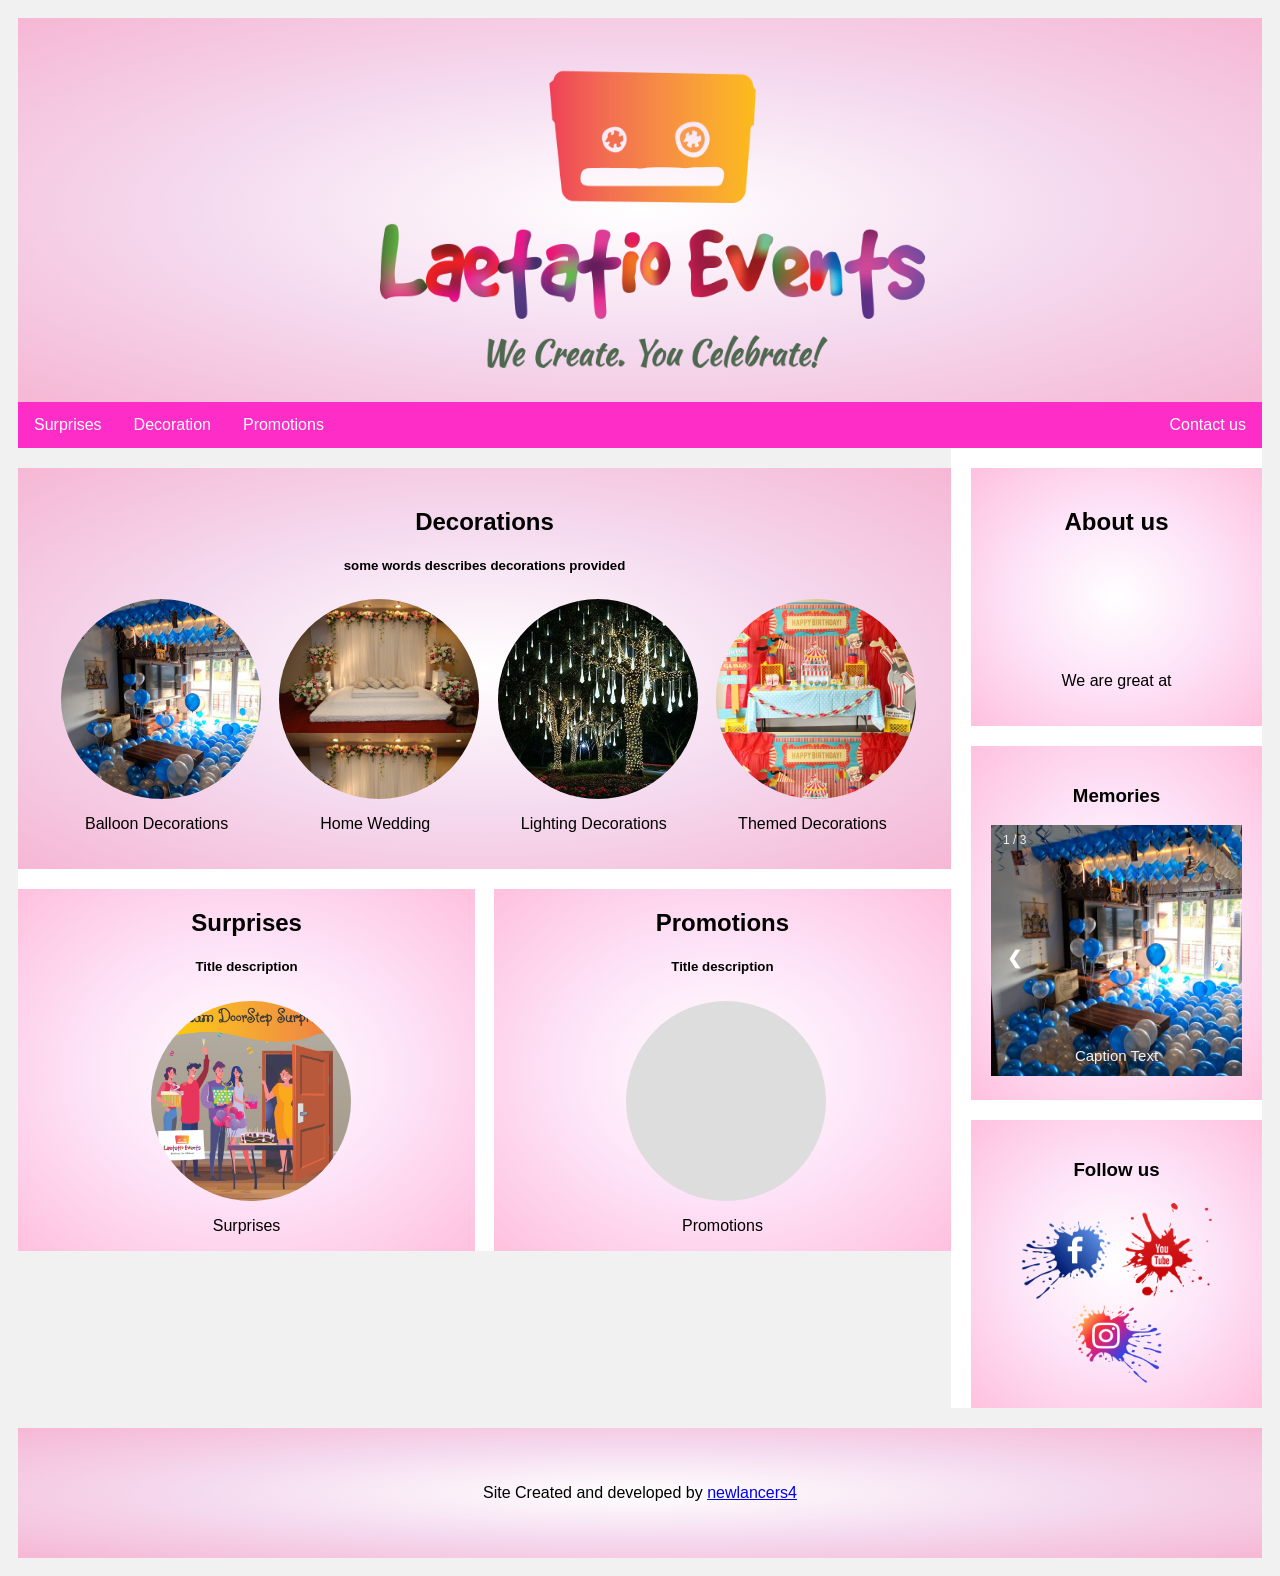
<file: eventManaging/index.html>
<!DOCTYPE html>
<html>

<head>
    <title>Laetatio Events</title>
    <link rel="stylesheet" href="myStyle.css">
    <link rel="icon" href="Assets/Logo/Logo Final.png" type="image/png" sizes="16x16">
    <meta name="viewport" content="width = device-width, initial scale = 1.0">
</head>

<body onload="timeout()" id="body">
    <div id="splash-container" class="splash-container">
        <p class="splash">
            <img id="splash-logo" src="./Assets/Logo/loader.gif" alt="">
        </p>
    </div>
    <div class="header">
        <img id="logo-head" src="Assets/Logo/Logo Final.png" />
    </div>

    <div class="topnav">
        <a href="surprises.html">Surprises</a>
        <a href="decorations.html">Decoration</a>
        <a href="promotions.html">Promotions</a>
        <a href="https://api.whatsapp.com/send?phone=918072755450&fbclid=IwAR0T3sMJd080qdjKtbyhviccV3DjV1tdL16i13o_KLl2eIYOHbgGdqQXddM" target="_blank" rel="noopener noreferrer" style="float:right">Contact us</a>
    </div>
    <div class="row">
        <div class="leftcolumn">
            <div class="card">
                <h2>Decorations</h2>
                <h5>some words describes decorations provided</h5>
                <div class="decoration-index">
                    <div>
                        <div class="deco-category" id="balloon" onclick="toPage('bd')">
                        </div>
                        <p id="bd" onclick="toPage('bd')"> Balloon Decorations</p>
                    </div>
                    <div>
                        <div class="deco-category" id="wedding" onclick="toPage('hw')">
                        </div>
                        <p onclick="toPage('hw')">Home Wedding</p>
                    </div>
                    <div>
                        <div class="deco-category" id="lighting" onclick="toPage('ld')">
                        </div>
                        <p onclick="toPage('ld')">Lighting Decorations</p>
                    </div>
                    <div>
                        <div class="deco-category" id="themed" onclick="toPage('td')">
                        </div>
                        <p onclick="toPage('td')">Themed Decorations</p>
                    </div>
                </div>
            </div>
            <div class="card1">
                <div id="surp-promo">
                    <div id="surprise">
                        <div>
                            <h2>Surprises</h2>
                            <h5>Title description</h5>
                        </div>
                        <div class="decoration-index">
                            <div>
                                <div class="deco-category" id="indoor" onclick="toPage('sp')">

                                </div>
                                <p onclick="toPage('sp')">Surprises</p>
                            </div>
                        </div>
                    </div>
                    <div id="promotion">
                        <div>
                            <h2>Promotions</h2>
                            <h5>Title description</h5>
                        </div>
                        <div class="decoration-index">
                            <div>
                                <div class="deco-category" id="promote" onclick="toPage('pr')">
                                </div>
                                <p onclick="toPage('pr')">Promotions</p>
                            </div>
                        </div>
                    </div>
                </div>
            </div>
        </div>
        <div class="rightcolumn">
            <div class="card">
                <h2>About us</h2>
                <div style="height:100px;">
                    <!-- <img src="Assets/Logo/Logo Final.png" alt="Logo" style="width: 200px;height: 100px;"> -->
                </div>
                <p>We are great at</p>
            </div>
            <div class="card">
                <h3>Memories</h3>
                <div class="slideshow-container">

                    <div class="mySlides fade">
                        <div class="numbertext">1 / 3</div>
                        <img src="Assets/Memories/1.jpg" style="width:100%">
                        <div class="text">Caption Text</div>
                    </div>

                    <div class="mySlides fade">
                        <div class="numbertext">2 / 3</div>
                        <img src="Assets/Memories/2.jpg" style="width:100%">
                        <div class="text">Caption Two</div>
                    </div>

                    <div class="mySlides fade">
                        <div class="numbertext">3 / 3</div>
                        <img src="Assets/Memories/3.jpg" style="width:100%">
                        <div class="text">Caption Three</div>
                    </div>

                    <a class="prev" onclick="plusSlides(-1)">&#10094;</a>
                    <a class="next" onclick="plusSlides(1)">&#10095;</a>

                </div>
            </div>
            <div class="card">
                <h3>Follow us</h3>
                <a href="https://www.facebook.com/welaetatio" target="_blank" rel="noopener noreferrer"><img src="Assets/Social Media/facebook-splash.png" alt="FBLogo" style="width: 90px;height: 80px;"></a>
                <a href="https://www.youtube.com/channel/UCsM89zt-BeS8XQeNqB9kwRA" target="_blank" rel="noopener noreferrer"><img src="Assets/Social Media/94748_youtube_1460x1460.png" alt="FBLogo" style="margin-left:3%; width: 90px;height: 100px;"></a>
                <a href="https://www.instagram.com/we_laetatio/" target="_blank" rel="noopener noreferrer"><img src="Assets/Social Media/instagram-splash.png" alt="FBLogo" style="width: 90px;height: 80px;"></a>
            </div>
        </div>
    </div>

    <div class="footer">
        <p>Site Created and developed by <a href="https://github.com/newlancers4">newlancers4</a></p>
    </div>
    <script type="text/javaScript" src="script.js"></script>

</body>

</html>
</file>
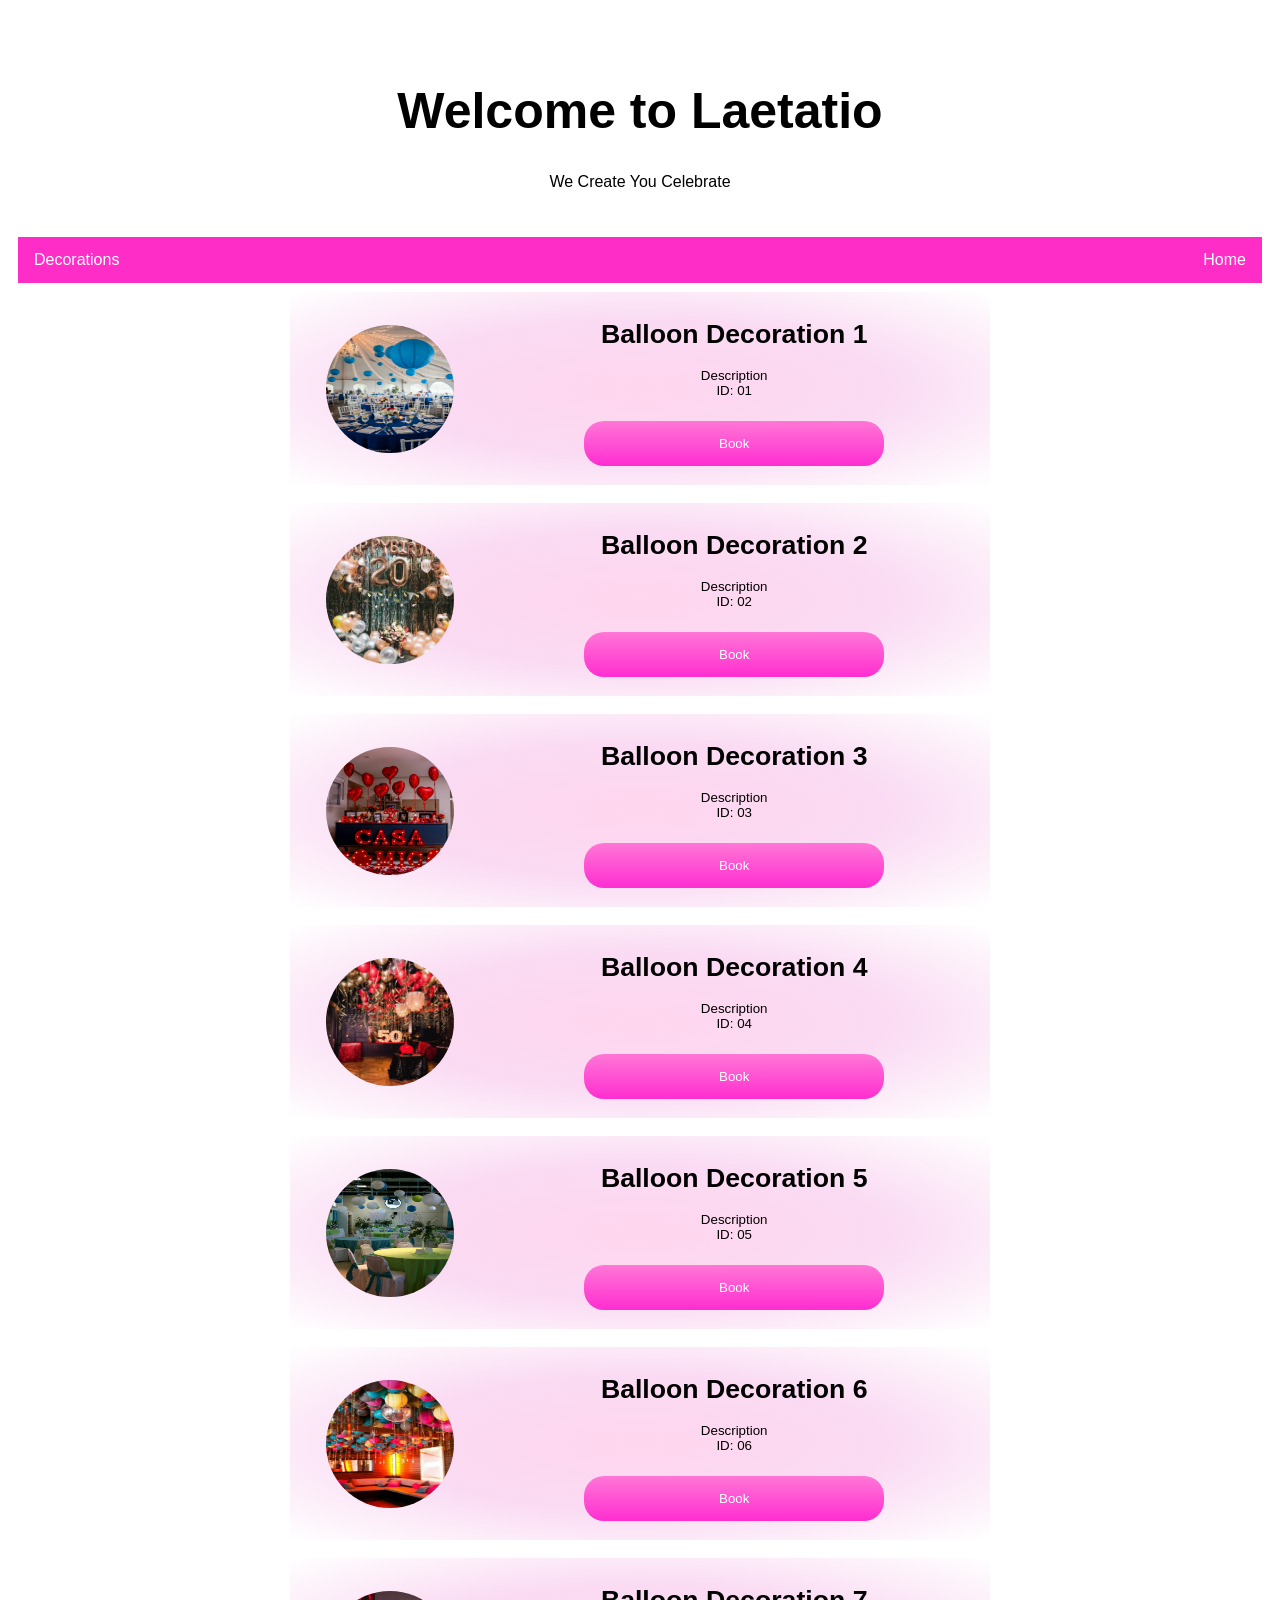
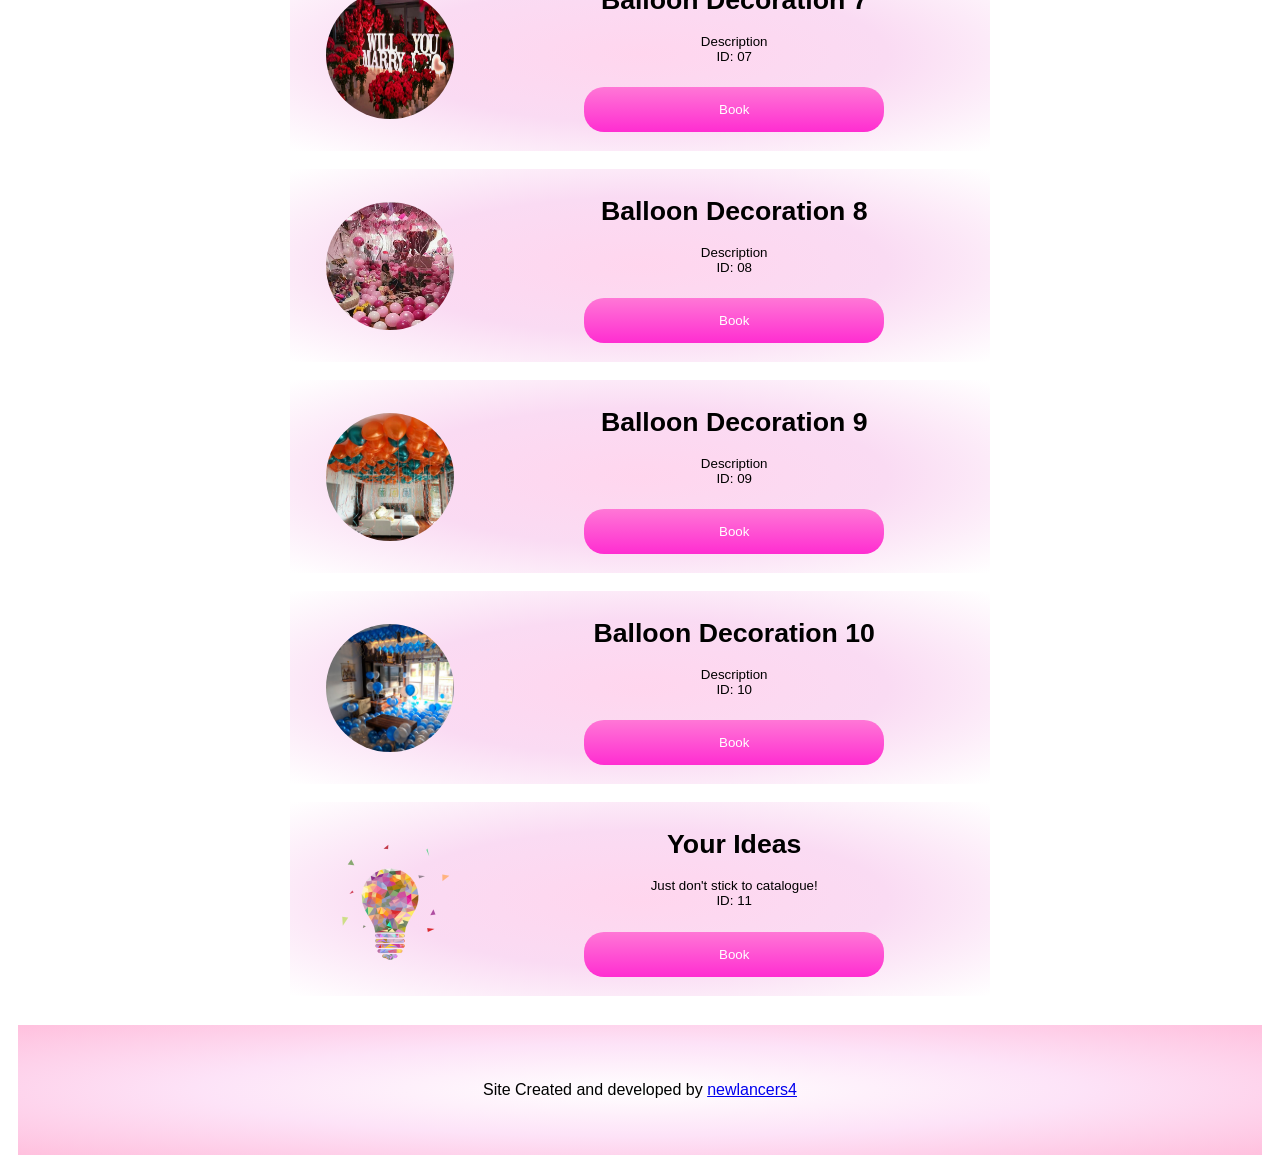
<file: eventManaging/balloonDecorations.html>
<!DOCTYPE html>
<html>

<head>
    <title>Laetatio Events</title>
    <link rel="stylesheet" href="pagesStyles.css">
    <link rel="icon" href="Assets/Logo/Logo Final.png" type="image/png" sizes="16x16">
    <meta name="viewport" content="width = device-width, initial scale = 1.0">

</head>

<body>

    <div class="header">
        <!-- <img src="Assets/Logo/Logo Final.png" style="float: left;height: 100px;width: 100px;"> -->
        <h1>Welcome to Laetatio</h1>
        <p>We Create You Celebrate</p>
    </div>

    <div class="topnav">
        <a href="decorations.html">Decorations</a>
        <a href="index.html?splash" style="float:right">Home</a>
    </div>
    <div id="surprise-body">
        <div class="surprise-holder">
            <img class="surprise-thumbnail" src="Assets/Decorations/BalloonDecorations/01.jpeg" />
            <div class="surprise-description">
                <h1>Balloon Decoration 1</h1>
                <p>Description<br>ID: 01</p>
                <button onclick="window.open('bookForm.html?bdid=1','name','width=600,height=400')">Book</button>
            </div>
        </div>
        <div class="surprise-holder">
            <img class="surprise-thumbnail" src="Assets/Decorations/BalloonDecorations/04.jpeg" />
            <div class="surprise-description">
                <h1>Balloon Decoration 2</h1>
                <p>Description<br>ID: 02</p>
                <button onclick="window.open('bookForm.html?bdid=2','name','width=600,height=400')">Book</button>
            </div>
        </div>
        <div class="surprise-holder">
            <img class="surprise-thumbnail" src="Assets/Decorations/BalloonDecorations/07.jpeg" />
            <div class="surprise-description">
                <h1>Balloon Decoration 3</h1>
                <p>Description<br>ID: 03</p>
                <button onclick="window.open('bookForm.html?bdid=3','name','width=600,height=400')">Book</button>
            </div>
        </div>
        <div class="surprise-holder">
            <img class="surprise-thumbnail" src="Assets/Decorations/BalloonDecorations/10.jpeg" />
            <div class="surprise-description">
                <h1>Balloon Decoration 4</h1>
                <p>Description<br>ID: 04</p>
                <button onclick="window.open('bookForm.html?bdid=4','name','width=600,height=400')">Book</button>
            </div>
        </div>
        <div class="surprise-holder">
            <img class="surprise-thumbnail" src="Assets/Decorations/BalloonDecorations/02.jpeg" />
            <div class="surprise-description">
                <h1>Balloon Decoration 5</h1>
                <p>Description<br>ID: 05</p>
                <button onclick="window.open('bookForm.html?bdid=5','name','width=600,height=400')">Book</button>
            </div>
        </div>
        <div class="surprise-holder">
            <img class="surprise-thumbnail" src="Assets/Decorations/BalloonDecorations/03.jpeg" />
            <div class="surprise-description">
                <h1>Balloon Decoration 6</h1>
                <p>Description<br>ID: 06</p>
                <button onclick="window.open('bookForm.html?bdid=6','name','width=600,height=400')">Book</button>
            </div>
        </div>
        <div class="surprise-holder">
            <img class="surprise-thumbnail" src="Assets/Decorations/BalloonDecorations/05.jpeg" />
            <div class="surprise-description">
                <h1>Balloon Decoration 7</h1>
                <p>Description<br>ID: 07</p>
                <button onclick="window.open('bookForm.html?bdid=7','name','width=600,height=400')">Book</button>
            </div>
        </div>
        <div class="surprise-holder">
            <img class="surprise-thumbnail" src="Assets/Decorations/BalloonDecorations/06.jpeg" />
            <div class="surprise-description">
                <h1>Balloon Decoration 8</h1>
                <p>Description<br>ID: 08</p>
                <button onclick="window.open('bookForm.html?bdid=8','name','width=600,height=400')">Book</button>
            </div>
        </div>
        <div class="surprise-holder">
            <img class="surprise-thumbnail" src="Assets/Decorations/BalloonDecorations/08.jpeg" />
            <div class="surprise-description">
                <h1>Balloon Decoration 9</h1>
                <p>Description<br>ID: 09</p>
                <button onclick="window.open('bookForm.html?bdid=9','name','width=600,height=400')">Book</button>
            </div>
        </div>
        <div class="surprise-holder">
            <img class="surprise-thumbnail" src="Assets/Decorations/BalloonDecorations/09.jpeg" />
            <div class="surprise-description">
                <h1>Balloon Decoration 10</h1>
                <p>Description<br>ID: 10</p>
                <button onclick="window.open('bookForm.html?bdid=10','name','width=600,height=400')">Book</button>
            </div>
        </div>
        <div class="surprise-holder">
            <img class="surprise-thumbnail" src="Assets/Logo/creativity.png" alt="creativity!" />
            <div class="surprise-description">
                <h1>Your Ideas</h1>
                <p>Just don't stick to catalogue!<br>ID: 11</p>
                <button onclick="window.open('bookForm.html?bdid=11','name','width=600,height=400')">Book</button>
            </div>
        </div>
    </div>

    <div class="footer">
        <p>Site Created and developed by <a href="https://github.com/newlancers4">newlancers4</a></p>
    </div>
</body>

</html>
</file>
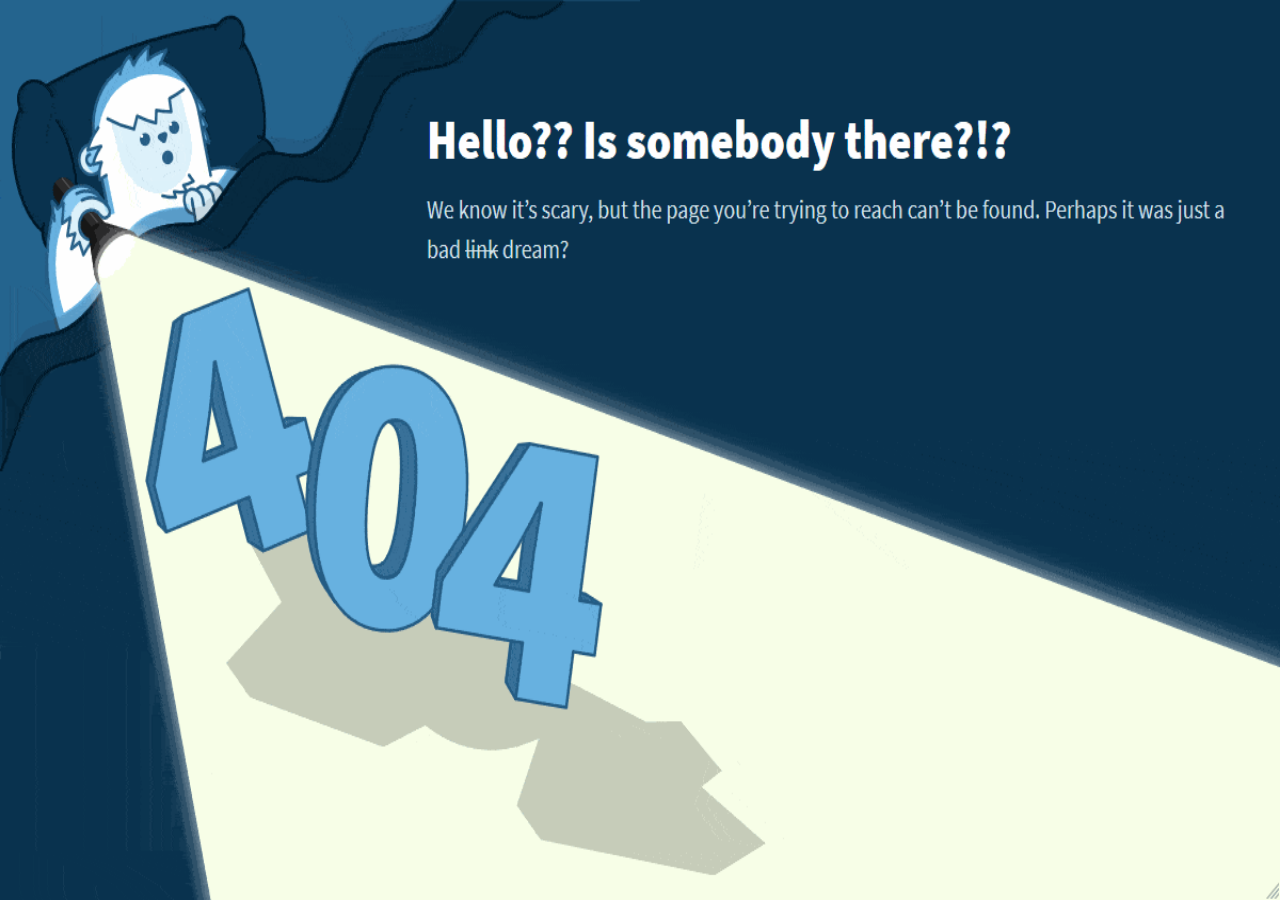
<file: eventManaging/bookForm.html>
<!DOCTYPE html>
<html>

<head>
    <title>Laetatio Events</title>
    <link rel="stylesheet" href="pagesStyles.css">
    <link rel="icon" href="Assets/Logo/Logo Final.png" type="image/png" sizes="16x16">
    <meta name="viewport" content="width = device-width, initial scale = 1.0">

</head>

<body>

    <div class="header">
        <h1>Welcome to Laetatio</h1>
        <p>We Create You Celebrate</p>
    </div>

    <div class="topnav">
        <a href="index.html?splash" style="float:right">Home</a>
    </div>

    <div class="myForm">
        <form  id="form" action="index.html?splash" method="POST" onsubmit="func()">
            <div class="formFields">
                <h4>Enter the Following Fields:</h4>
                <input class="bookInput" type="text" name="fname" required placeholder="First Name"><br>
                <input class="bookInput" type="text" name="lname" required placeholder="Last Name"><br>
                <input class="bookInput" type="tel" name="contact" minlength="10"   pattern="[0-9]{10}" required placeholder="Mobile Number Ex:98xxxxxxxx"><br>
                <input class="bookInput" type="text" id="event" name="event" value=""> <br>
                <input class="bookInput" type="text" id="event-type" name="type" value=""><br />
                <input class="bookInput" type="email" name="email" required placeholder="Email Address"><br>
                <input class="bookInput" type="date" name="date" required placeholder="Booking Date"><br>
                <textarea class="bookInput" rows="5" placeholder="Event Details"></textarea><br>
                <button type="submit" >Submit</button>
            </div>

        </form>
    </div>
    <div class="footer">
        <p>Site Created and developed by <a href="https://github.com/newlancers4">newlancers4</a></p>
    </div>
</body>
<script>
    function func() {
      //  var form=document.getElementById("form")
       // form.action="index.html?splash"
        window.alert("We'll Contact you within the next 24Hours!");
            }
</script>
<script type="text/javaScript" src="form.js"></script>

</html>
</file>
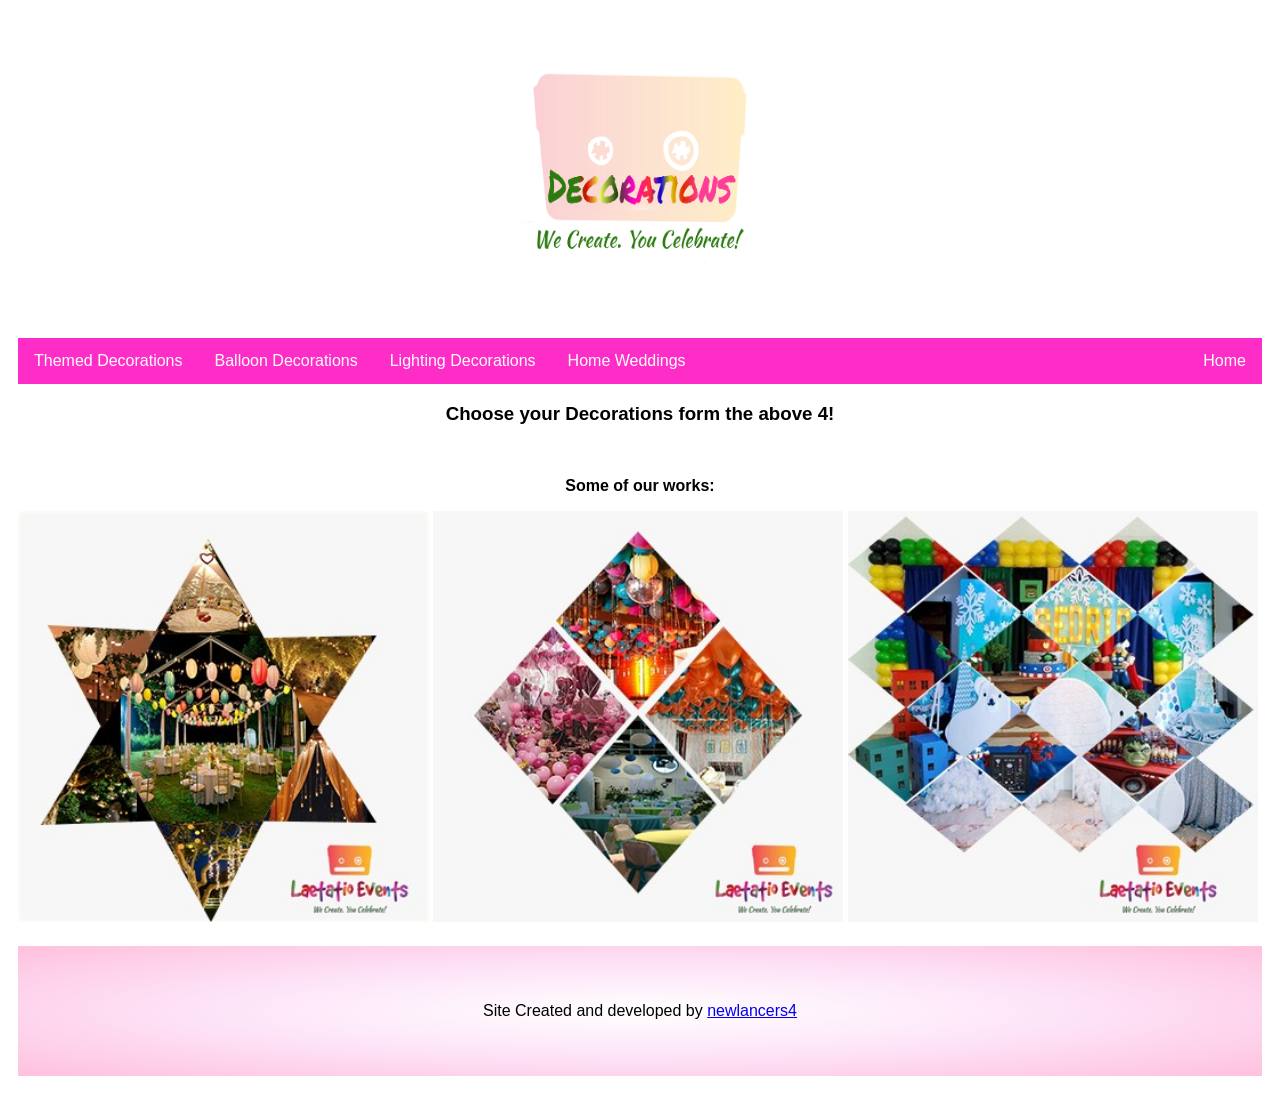
<file: eventManaging/decorations.html>
<!DOCTYPE html>
<html>

<head>
    <title>Laetatio Events</title>
    <link rel="stylesheet" href="pagesStyles.css">
    <meta name="viewport" content="width = device-width, initial scale = 1.0">

    <link rel="icon" href="Assets/Logo/Logo Final.png" type="image/png" sizes="16x16">
</head>

<body>

    <div class="header">
        <img id="page-head" src="Assets/Logo/decorations.png" />
    </div>

    <div class="topnav">
        <a href="themedDecorations.html">Themed Decorations</a>
        <a href="balloonDecorations.html">Balloon Decorations</a>
        <a href="lightingDecorations.html">Lighting Decorations</a>
        <a href="homeWeddings.html">Home Weddings</a>
        <a href="index.html?splash" style="float:right">Home</a>
    </div>
    <div style="align-items: center;">
        <h3 style="text-align: center;">Choose your Decorations form the above 4!</h3> <br>
        <strong><p style="text-align: center;">Some of our works:</p></strong>
        <img src="Assets/Decorations/Collage-1.jpeg" alt="collage_0" width="33%">
        <img src="Assets/Decorations/Collage-2.jpeg" alt="collage_1" width="33%">
        <img src="Assets/Decorations/Collage-3.jpeg" alt="collage_2" width="33%">
    </div>

    <div class="footer">
        <p>Site Created and developed by <a href="https://github.com/newlancers4">newlancers4</a></p>
    </div>
</body>

</html>
</file>
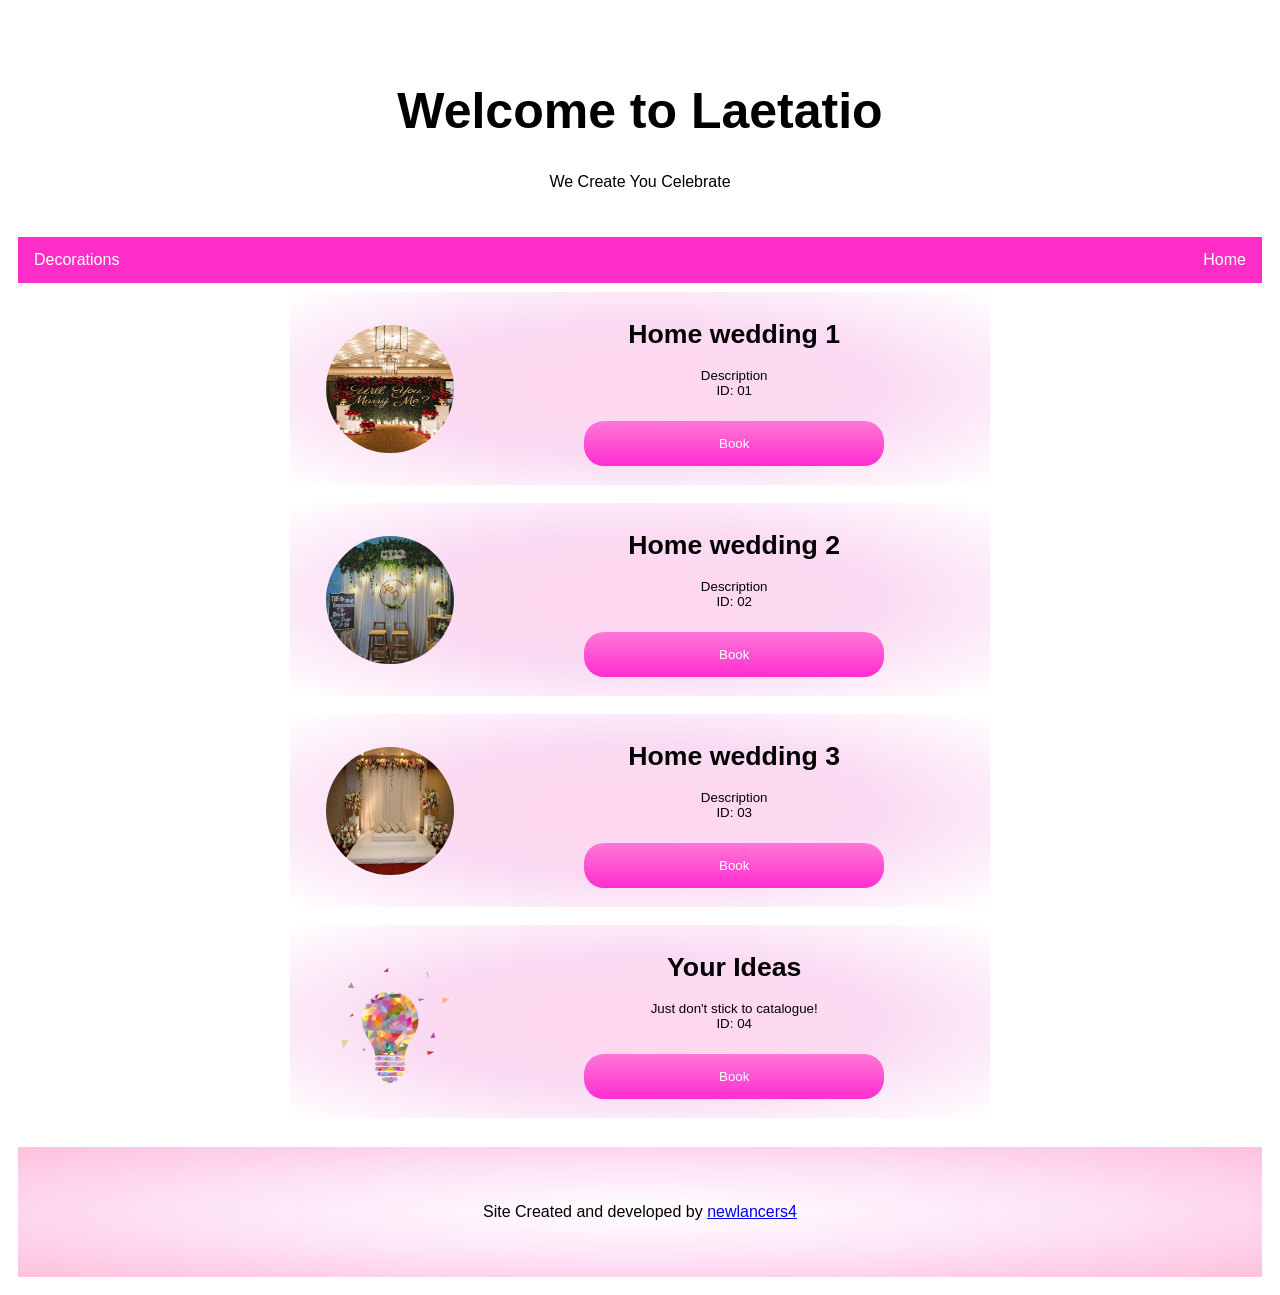
<file: eventManaging/homeWeddings.html>
<!DOCTYPE html>
<html>

<head>
    <title>Laetatio Events</title>
    <link rel="stylesheet" href="pagesStyles.css">
    <link rel="icon" href="Assets/Logo/Logo Final.png" type="image/png" sizes="16x16">
    <meta name="viewport" content="width = device-width, initial scale = 1.0">

</head>

<body>

    <div class="header">
        <h1>Welcome to Laetatio</h1>
        <p>We Create You Celebrate</p>
    </div>

    <div class="topnav">
        <a href="decorations.html">Decorations</a>
        <a href="index.html?splash" style="float:right">Home</a>
    </div>
    <div id="surprise-body">
        <div class="surprise-holder">
            <img class="surprise-thumbnail" src="Assets/Decorations/HomeWedding/01.jpeg" />
            <div class="surprise-description">
                <h1>Home wedding 1</h1>
                <p>Description<br>ID: 01</p>
                <button onclick="window.open('bookForm.html?hwid=1','name','width=600,height=400')">Book</button>
            </div>
        </div>
        <div class="surprise-holder">
            <img class="surprise-thumbnail" src="Assets/Decorations/HomeWedding/02.jpeg" />
            <div class="surprise-description">
                <h1>Home wedding 2</h1>
                <p>Description<br>ID: 02</p>
                <button onclick="window.open('bookForm.html?hwid=2','name','width=600,height=400')">Book</button>
            </div>
        </div>
        <div class="surprise-holder">
            <img class="surprise-thumbnail" src="Assets/Decorations/HomeWedding/03.jpeg" />
            <div class="surprise-description">
                <h1>Home wedding 3</h1>
                <p>Description<br>ID: 03</p>
                <button onclick="window.open('bookForm.html?hwid=3','name','width=600,height=400')">Book</button>
            </div>
        </div>
        <div class="surprise-holder">
            <img class="surprise-thumbnail" src="Assets/Logo/creativity.png" alt="creativity!" />
            <div class="surprise-description">
                <h1>Your Ideas</h1>
                <p>Just don't stick to catalogue!<br>ID: 04</p>
                <button onclick="window.open('bookForm.html?hwid=4','name','width=600,height=400')">Book</button>
            </div>
        </div>
    </div>

    </div>

    <div class="footer">
        <p>Site Created and developed by <a href="https://github.com/newlancers4">newlancers4</a></p>
    </div>
</body>

</html>
</file>
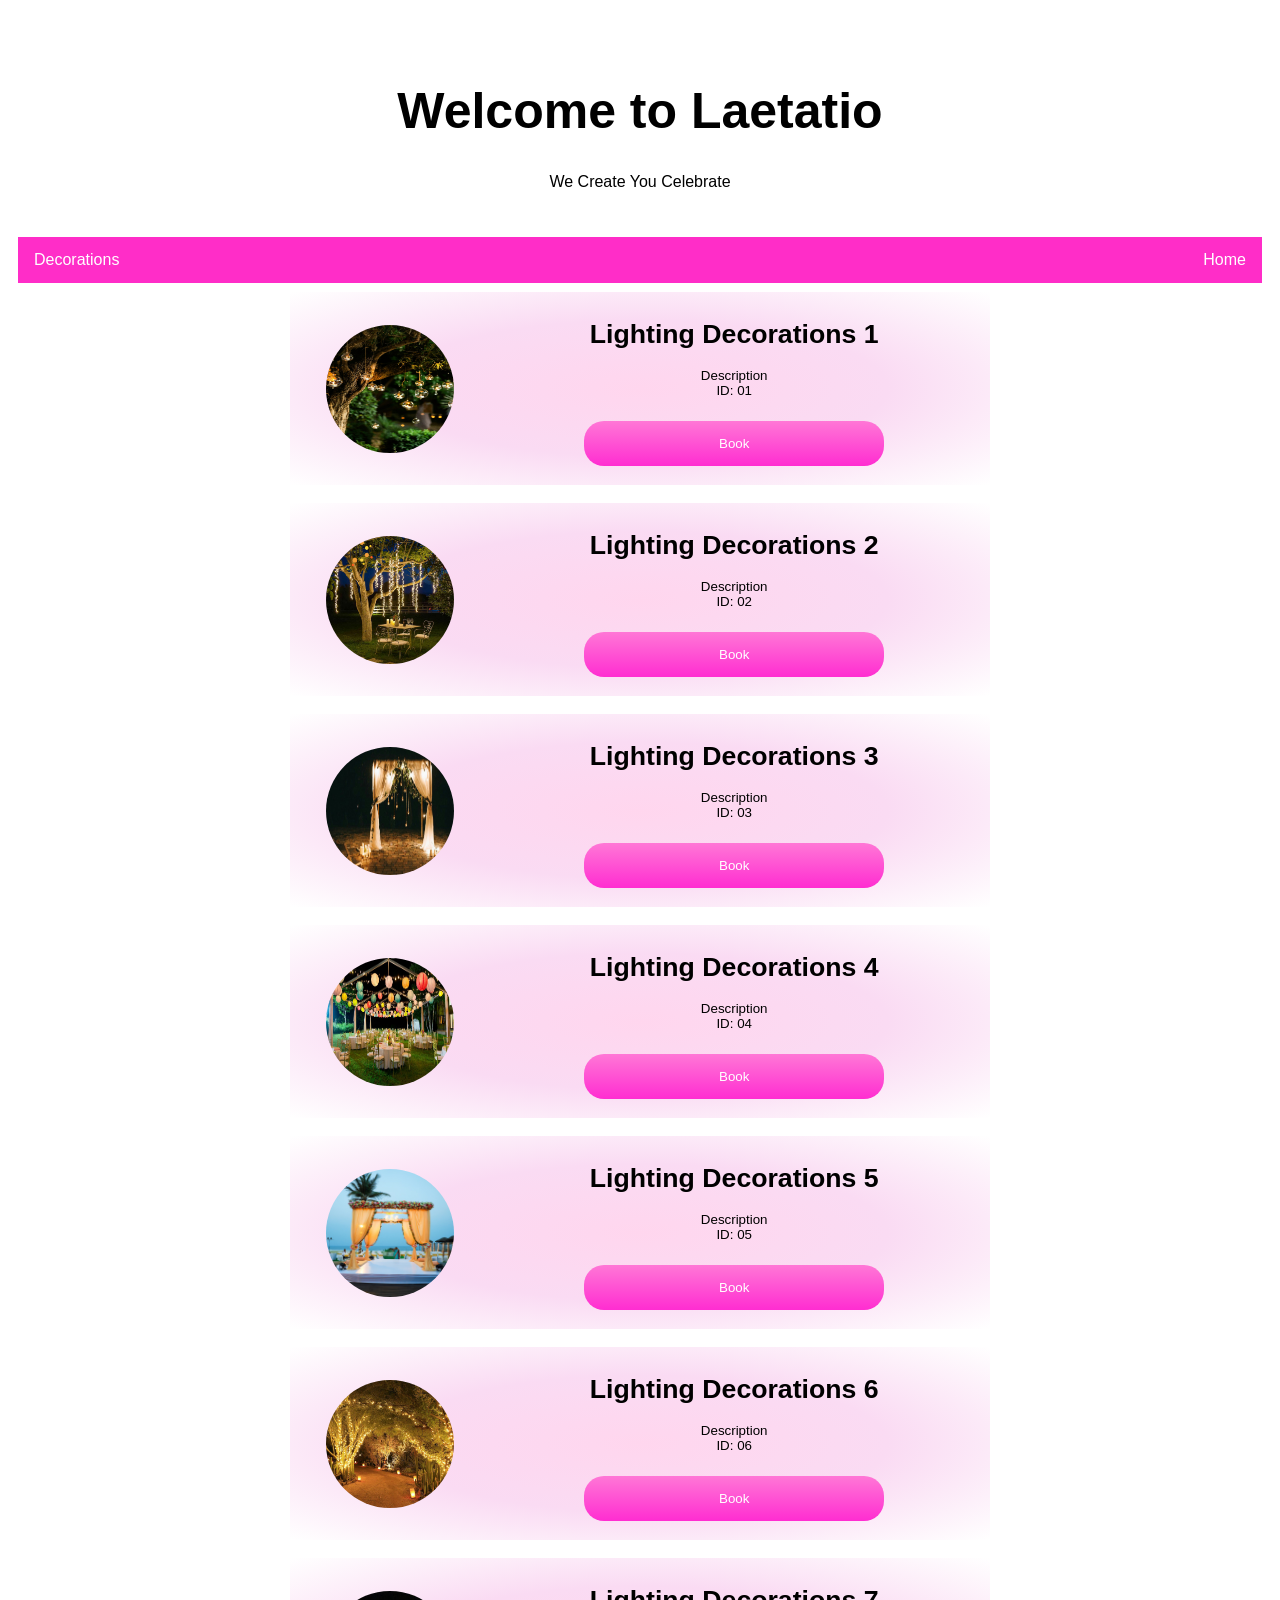
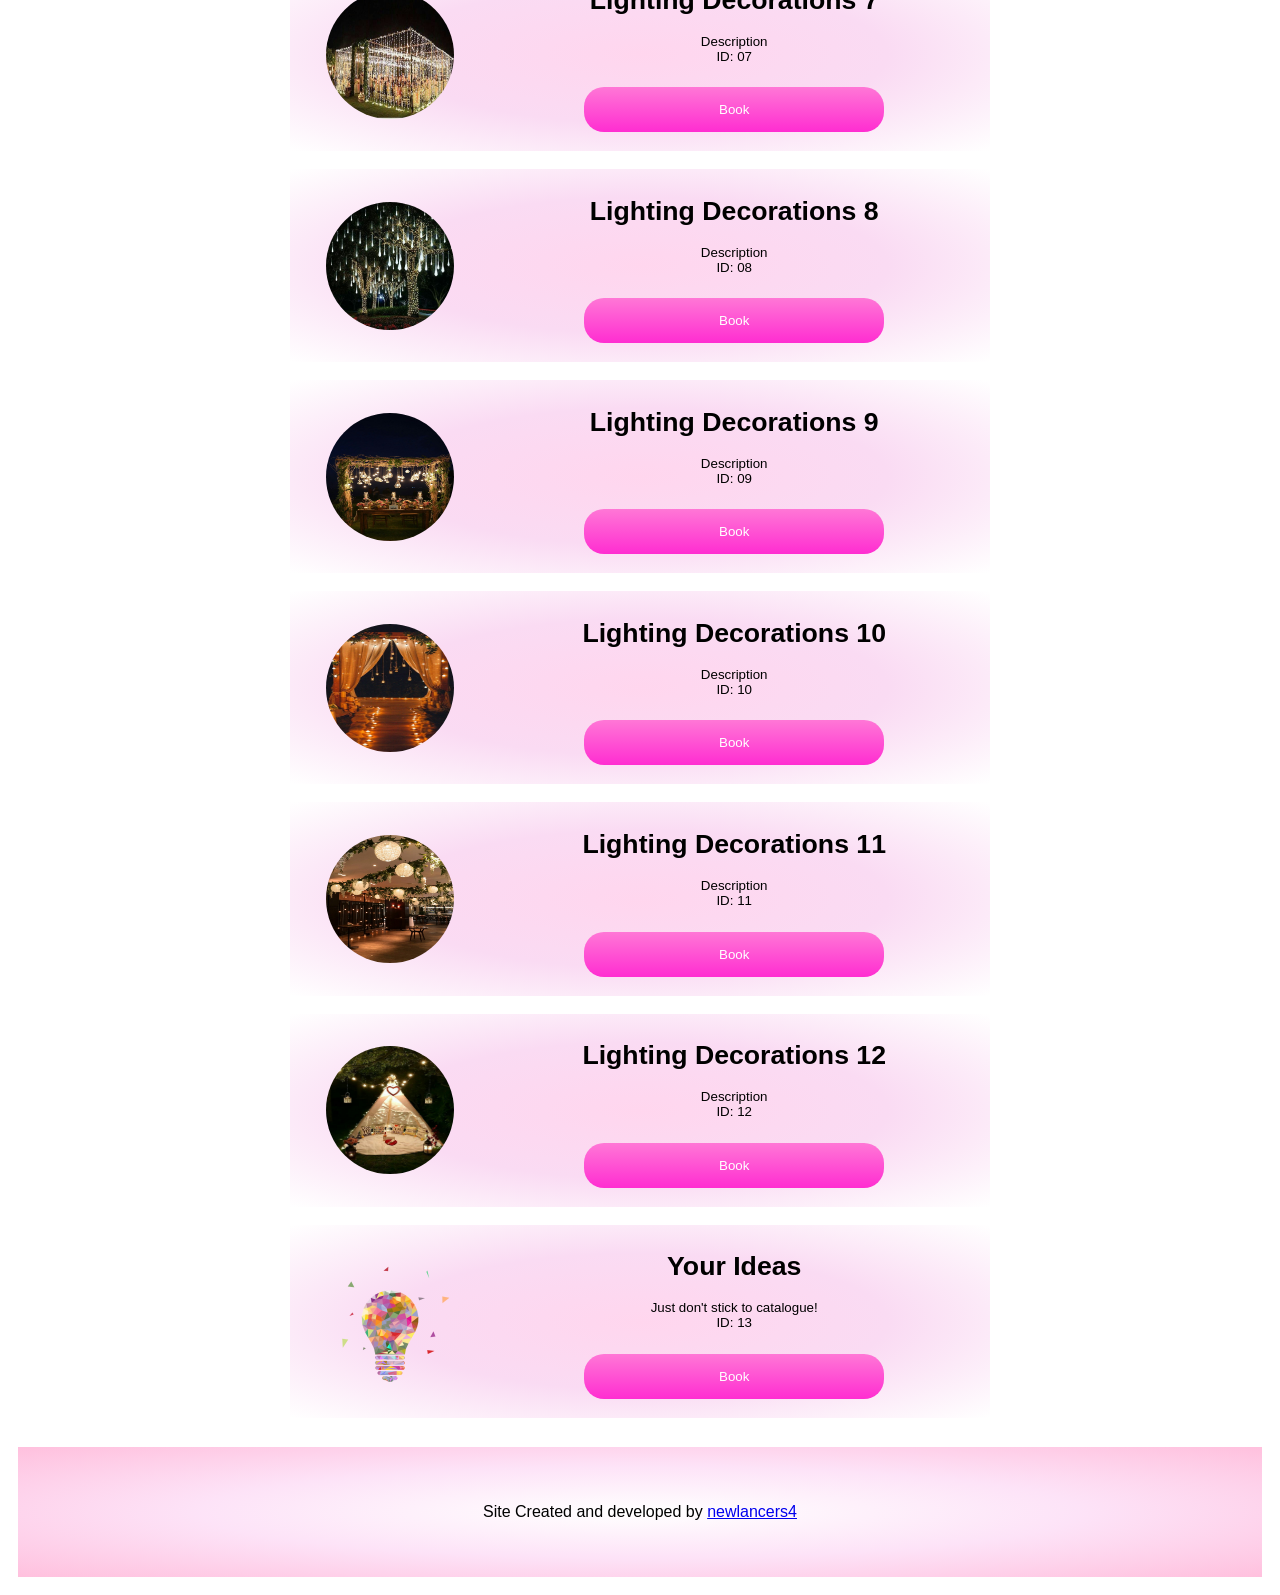
<file: eventManaging/lightingDecorations.html>
<!DOCTYPE html>
<html>

<head>
    <title>Laetatio Events</title>
    <link rel="stylesheet" href="pagesStyles.css">
    <link rel="icon" href="Assets/Logo/Logo Final.png" type="image/png" sizes="16x16">
    <meta name="viewport" content="width = device-width, initial scale = 1.0">

</head>

<body>

    <div class="header">
        <!-- <img src="Assets/Logo/Logo Final.png" style="float: left;height: 100px;width: 100px;"> -->
        <h1>Welcome to Laetatio</h1>
        <p>We Create You Celebrate</p>
    </div>

    <div class="topnav">
        <a href="decorations.html">Decorations</a>
        <a href="index.html?splash" style="float:right">Home</a>
    </div>

    <div id="surprise-body">
        <div class="surprise-holder">
            <img class="surprise-thumbnail" src="Assets/Decorations/LightingDecorations/01.jpeg" />
            <div class="surprise-description">
                <h1>Lighting Decorations 1</h1>
                <p>Description<br>ID: 01</p>
                <button onclick="window.open('bookForm.html?ldid=1','name','width=600,height=400')">Book</button>
            </div>
        </div>

        <div class="surprise-holder">
            <img class="surprise-thumbnail" src="Assets/Decorations/LightingDecorations/02.jpeg" />
            <div class="surprise-description">
                <h1>Lighting Decorations 2</h1>
                <p>Description<br>ID: 02</p>
                <button onclick="window.open('bookForm.html?ldid=2','name','width=600,height=400')">Book</button>
            </div>
        </div>
        <div class="surprise-holder">
            <img class="surprise-thumbnail" src="Assets/Decorations/LightingDecorations/03.jpeg" />
            <div class="surprise-description">
                <h1>Lighting Decorations 3</h1>
                <p>Description<br>ID: 03</p>
                <button onclick="window.open('bookForm.html?ldid=3','name','width=600,height=400')">Book</button>
            </div>
        </div>
        <div class="surprise-holder">
            <img class="surprise-thumbnail" src="Assets/Decorations/LightingDecorations/04.jpeg" />
            <div class="surprise-description">
                <h1>Lighting Decorations 4</h1>
                <p>Description<br>ID: 04</p>
                <button onclick="window.open('bookForm.html?ldid=4','name','width=600,height=400')">Book</button>
            </div>
        </div>
        <div class="surprise-holder">
            <img class="surprise-thumbnail" src="Assets/Decorations/LightingDecorations/05.jpeg" />
            <div class="surprise-description">
                <h1>Lighting Decorations 5</h1>
                <p>Description<br>ID: 05</p>
                <button onclick="window.open('bookForm.html?ldid=5','name','width=600,height=400')">Book</button>
            </div>
        </div>
        <div class="surprise-holder">
            <img class="surprise-thumbnail" src="Assets/Decorations/LightingDecorations/06.jpeg" />
            <div class="surprise-description">
                <h1>Lighting Decorations 6</h1>
                <p>Description<br>ID: 06</p>
                <button onclick="window.open('bookForm.html?ldid=6','name','width=600,height=400')">Book</button>
            </div>
        </div>
        <div class="surprise-holder">
            <img class="surprise-thumbnail" src="Assets/Decorations/LightingDecorations/07.jpeg" />
            <div class="surprise-description">
                <h1>Lighting Decorations 7</h1>
                <p>Description<br>ID: 07</p>
                <button onclick="window.open('bookForm.html?ldid=7','name','width=600,height=400')">Book</button>
            </div>
        </div>
        <div class="surprise-holder">
            <img class="surprise-thumbnail" src="Assets/Decorations/LightingDecorations/08.jpeg" />
            <div class="surprise-description">
                <h1>Lighting Decorations 8</h1>
                <p>Description<br>ID: 08</p>
                <button onclick="window.open('bookForm.html?ldid=8','name','width=600,height=400')">Book</button>
            </div>
        </div>
        <div class="surprise-holder">
            <img class="surprise-thumbnail" src="Assets/Decorations/LightingDecorations/09.jpeg" />
            <div class="surprise-description">
                <h1>Lighting Decorations 9</h1>
                <p>Description<br>ID: 09</p>
                <button onclick="window.open('bookForm.html?ldid=9','name','width=600,height=400')">Book</button>
            </div>
        </div>
        <div class="surprise-holder">
            <img class="surprise-thumbnail" src="Assets/Decorations/LightingDecorations/10.jpeg" />
            <div class="surprise-description">
                <h1>Lighting Decorations 10</h1>
                <p>Description<br>ID: 10</p>
                <button onclick="window.open('bookForm.html?ldid=10','name','width=600,height=400')">Book</button>
            </div>
        </div>
        <div class="surprise-holder">
            <img class="surprise-thumbnail" src="Assets/Decorations/LightingDecorations/11.jpeg" />
            <div class="surprise-description">
                <h1>Lighting Decorations 11</h1>
                <p>Description<br>ID: 11</p>
                <button onclick="window.open('bookForm.html?ldid=11','name','width=600,height=400')">Book</button>
            </div>
        </div>
        <div class="surprise-holder">
            <img class="surprise-thumbnail" src="Assets/Decorations/LightingDecorations/12.jpeg" />
            <div class="surprise-description">
                <h1>Lighting Decorations 12</h1>
                <p>Description<br>ID: 12</p>
                <button onclick="window.open('bookForm.html?ldid=12','name','width=600,height=400')">Book</button>
            </div>
        </div>
        <div class="surprise-holder">
            <img class="surprise-thumbnail" src="Assets/Logo/creativity.png" alt="creativity!" />
            <div class="surprise-description">
                <h1>Your Ideas</h1>
                <p>Just don't stick to catalogue!<br>ID: 13</p>
                <button onclick="window.open('bookForm.html?ldid=13','name','width=600,height=400')">Book</button>
            </div>
        </div>
    </div>
    <div class="footer">
        <p>Site Created and developed by <a href="https://github.com/newlancers4">newlancers4</a></p>
    </div>
</body>

</html>
</file>
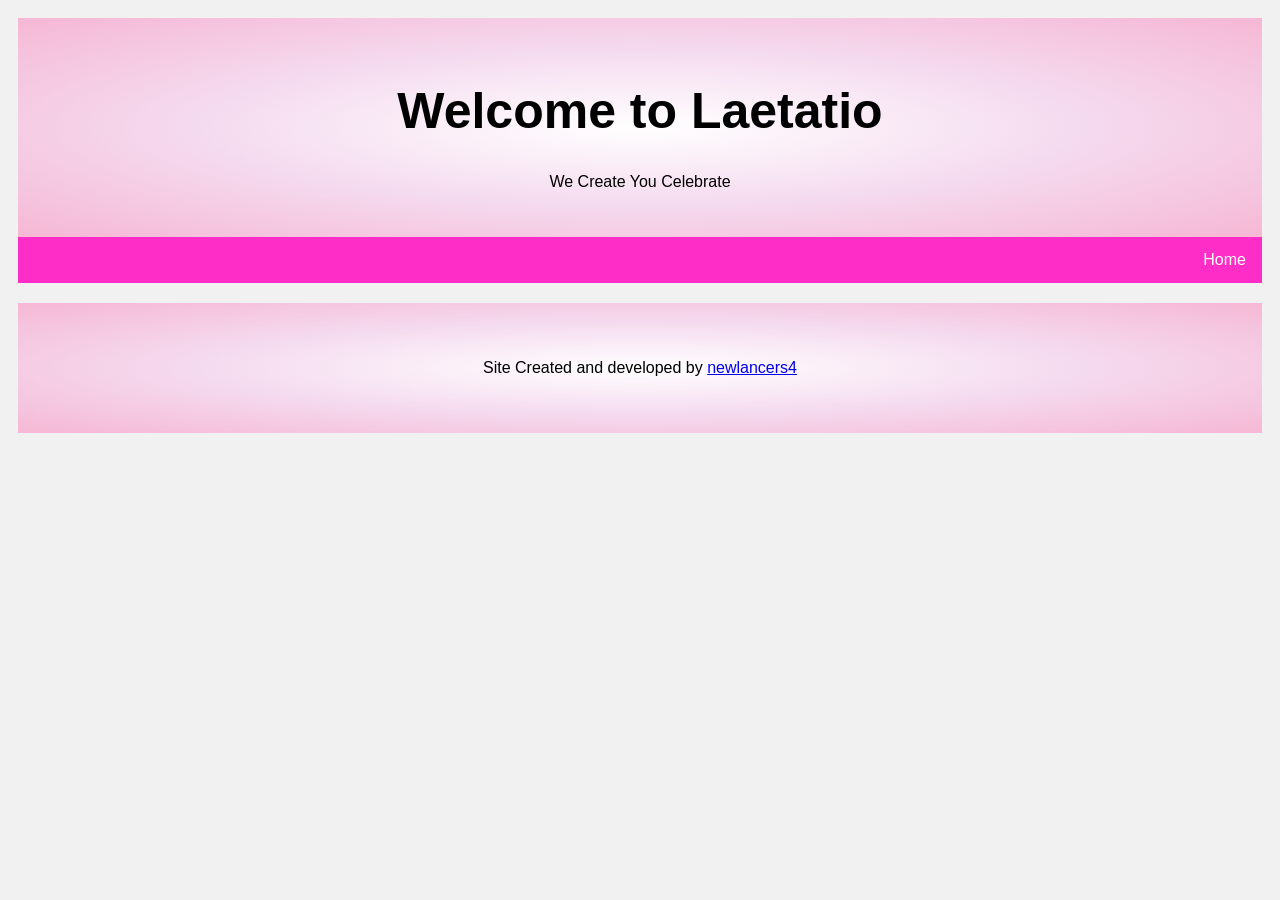
<file: eventManaging/promotions.html>
<!DOCTYPE html>
<html>

<head>
    <title>Laetatio Events</title>
    <link rel="stylesheet" href="myStyle.css">
    <link rel="icon" href="Assets/Logo/Logo Final.png" type="image/png" sizes="16x16">
    <meta name="viewport" content="width = device-width, initial scale = 1.0">

</head>

<body>

    <div class="header">
        <!-- <img src="Assets/Logo/Logo Final.png" style="float: left;height: 100px;width: 100px;"> -->
        <h1>Welcome to Laetatio</h1>
        <p>We Create You Celebrate</p>
    </div>

    <div class="topnav">
        <a href="index.html?splash" style="float:right">Home</a>
    </div>

    <div class="footer">
        <p>Site Created and developed by <a href="https://github.com/newlancers4">newlancers4</a></p>
    </div>
</body>

</html>
</file>
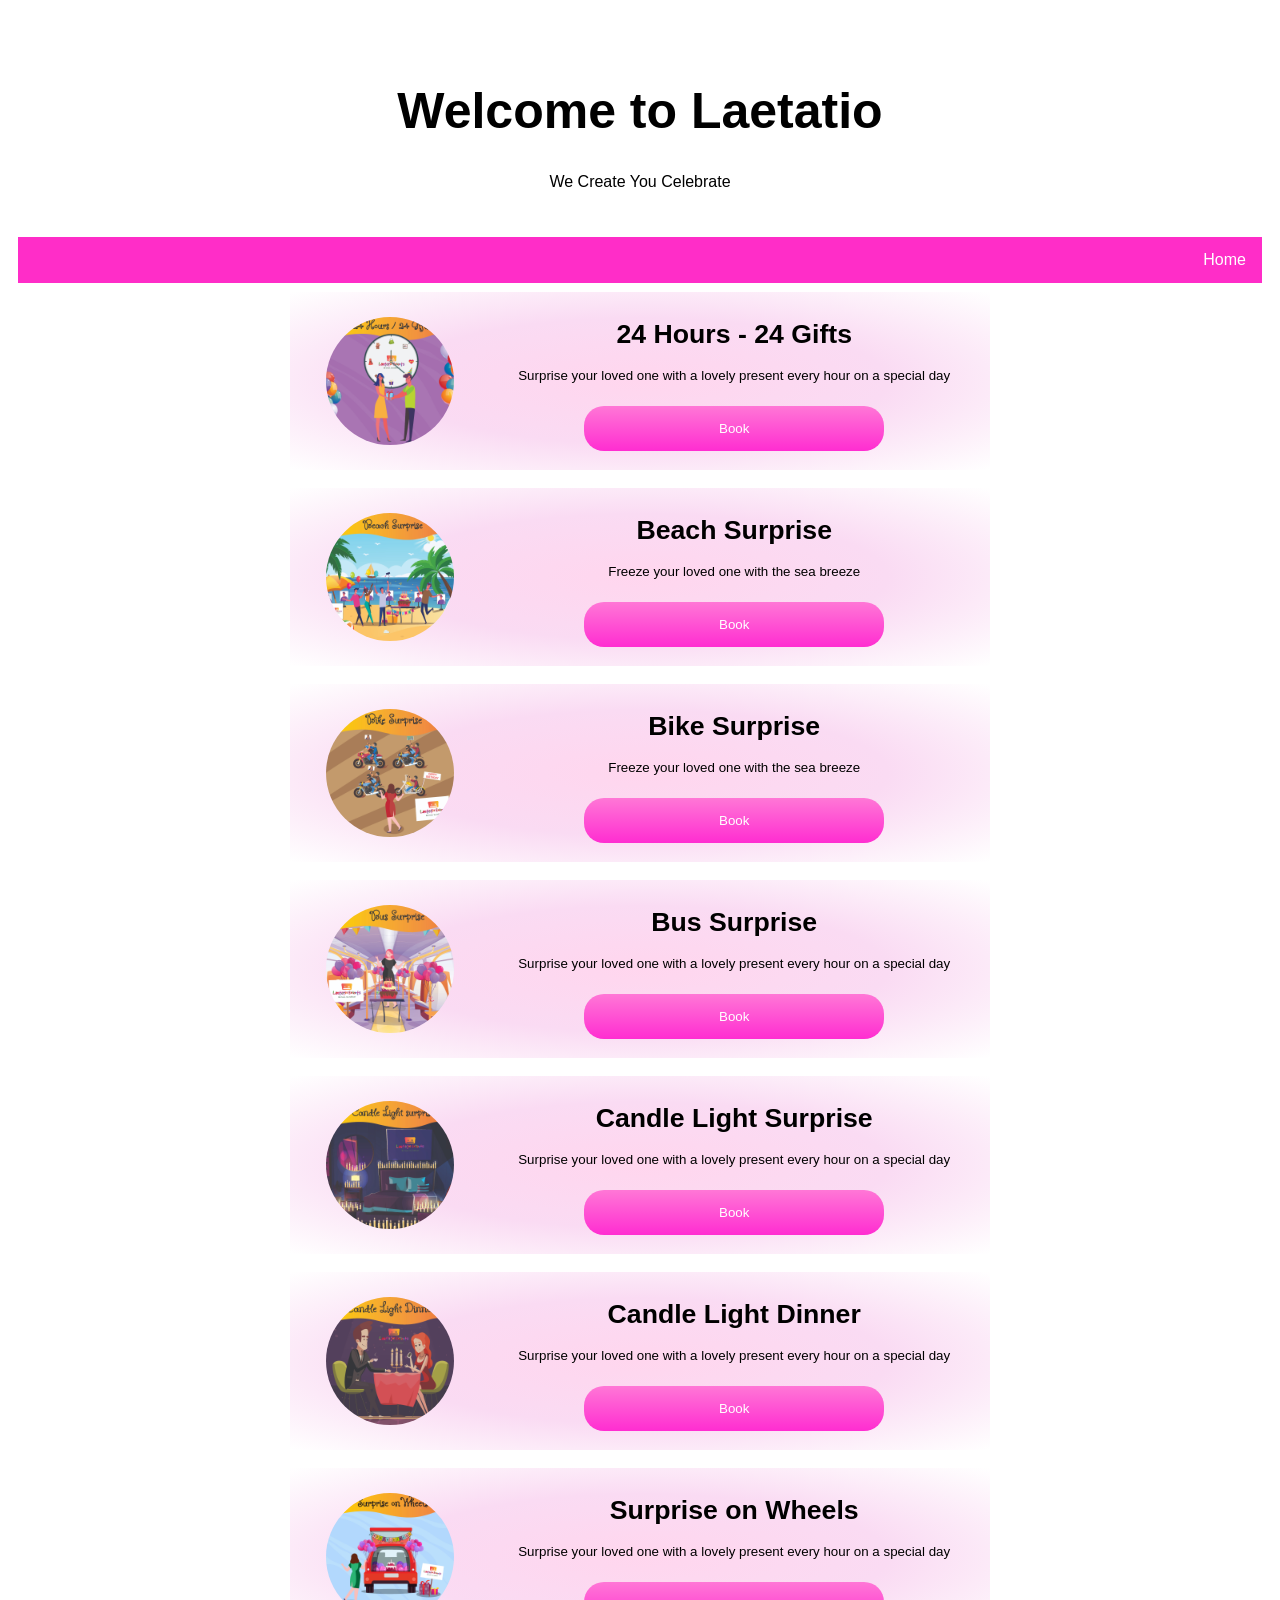
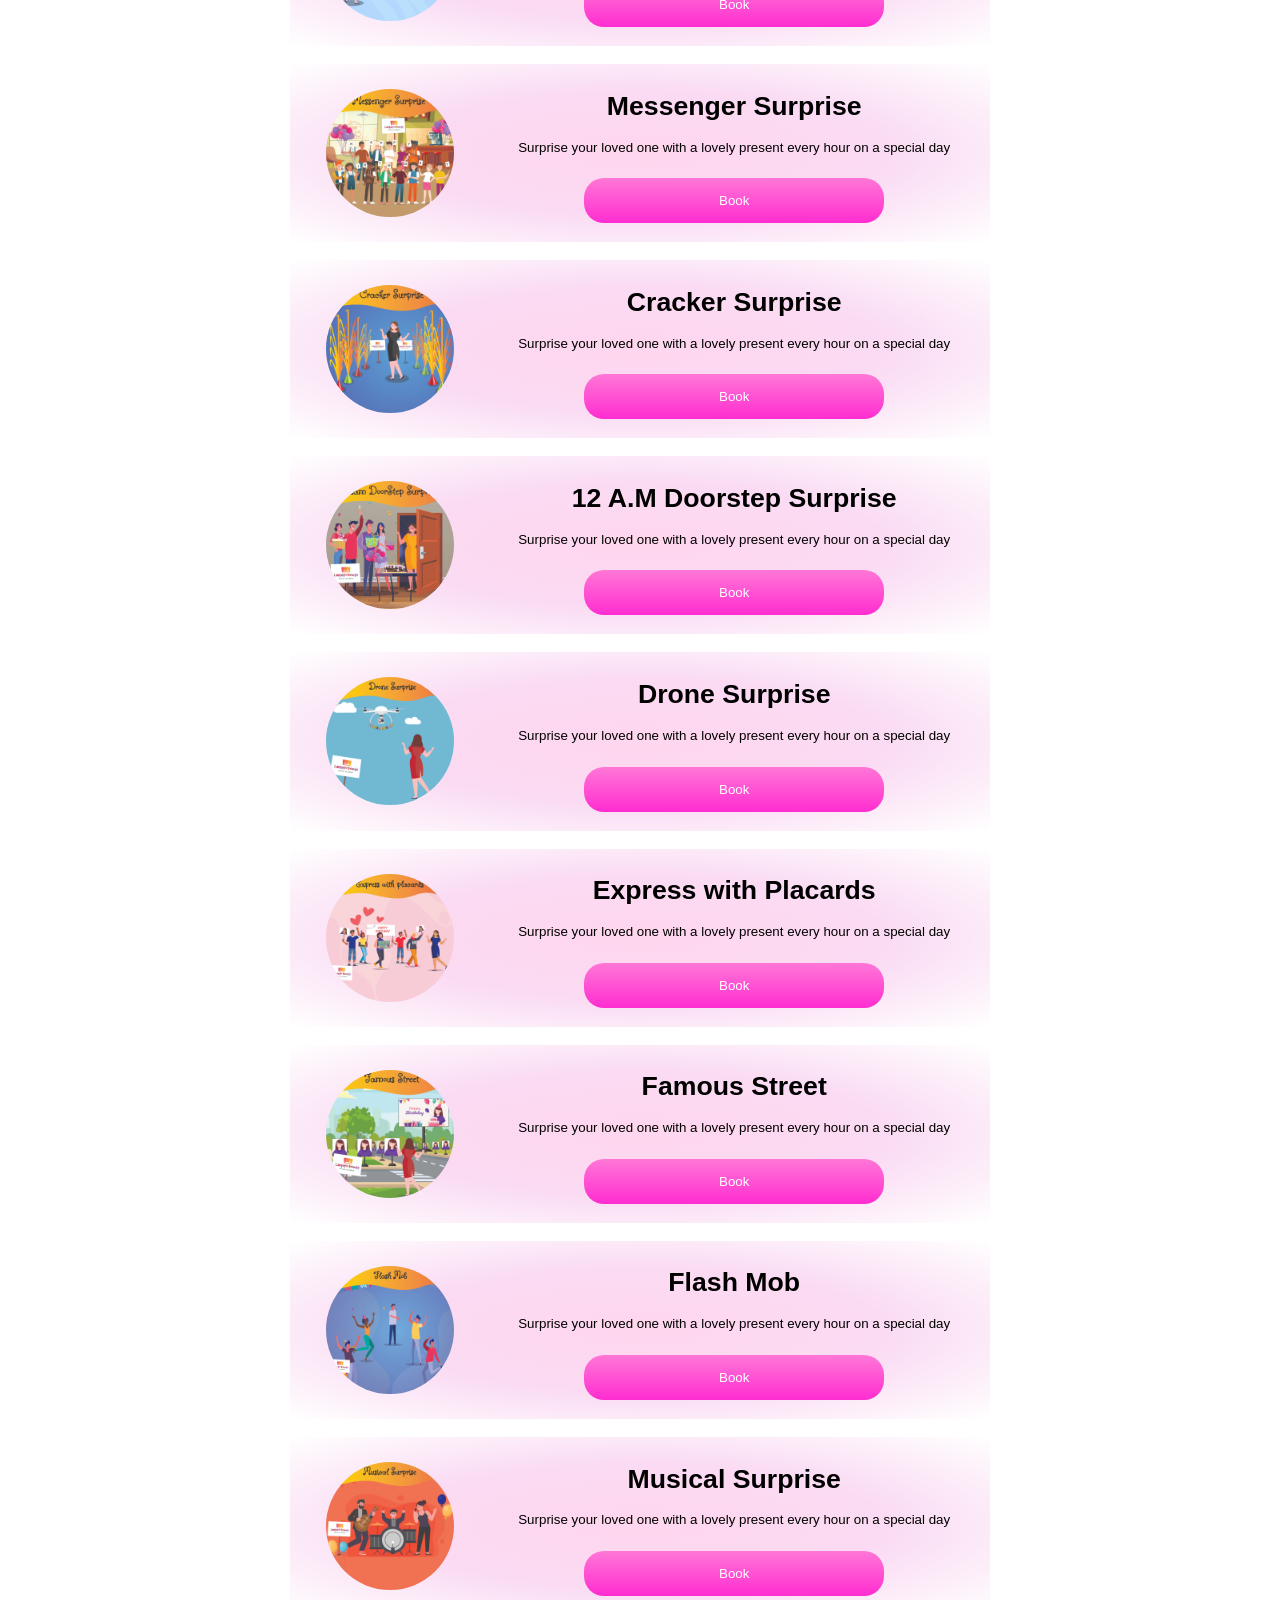
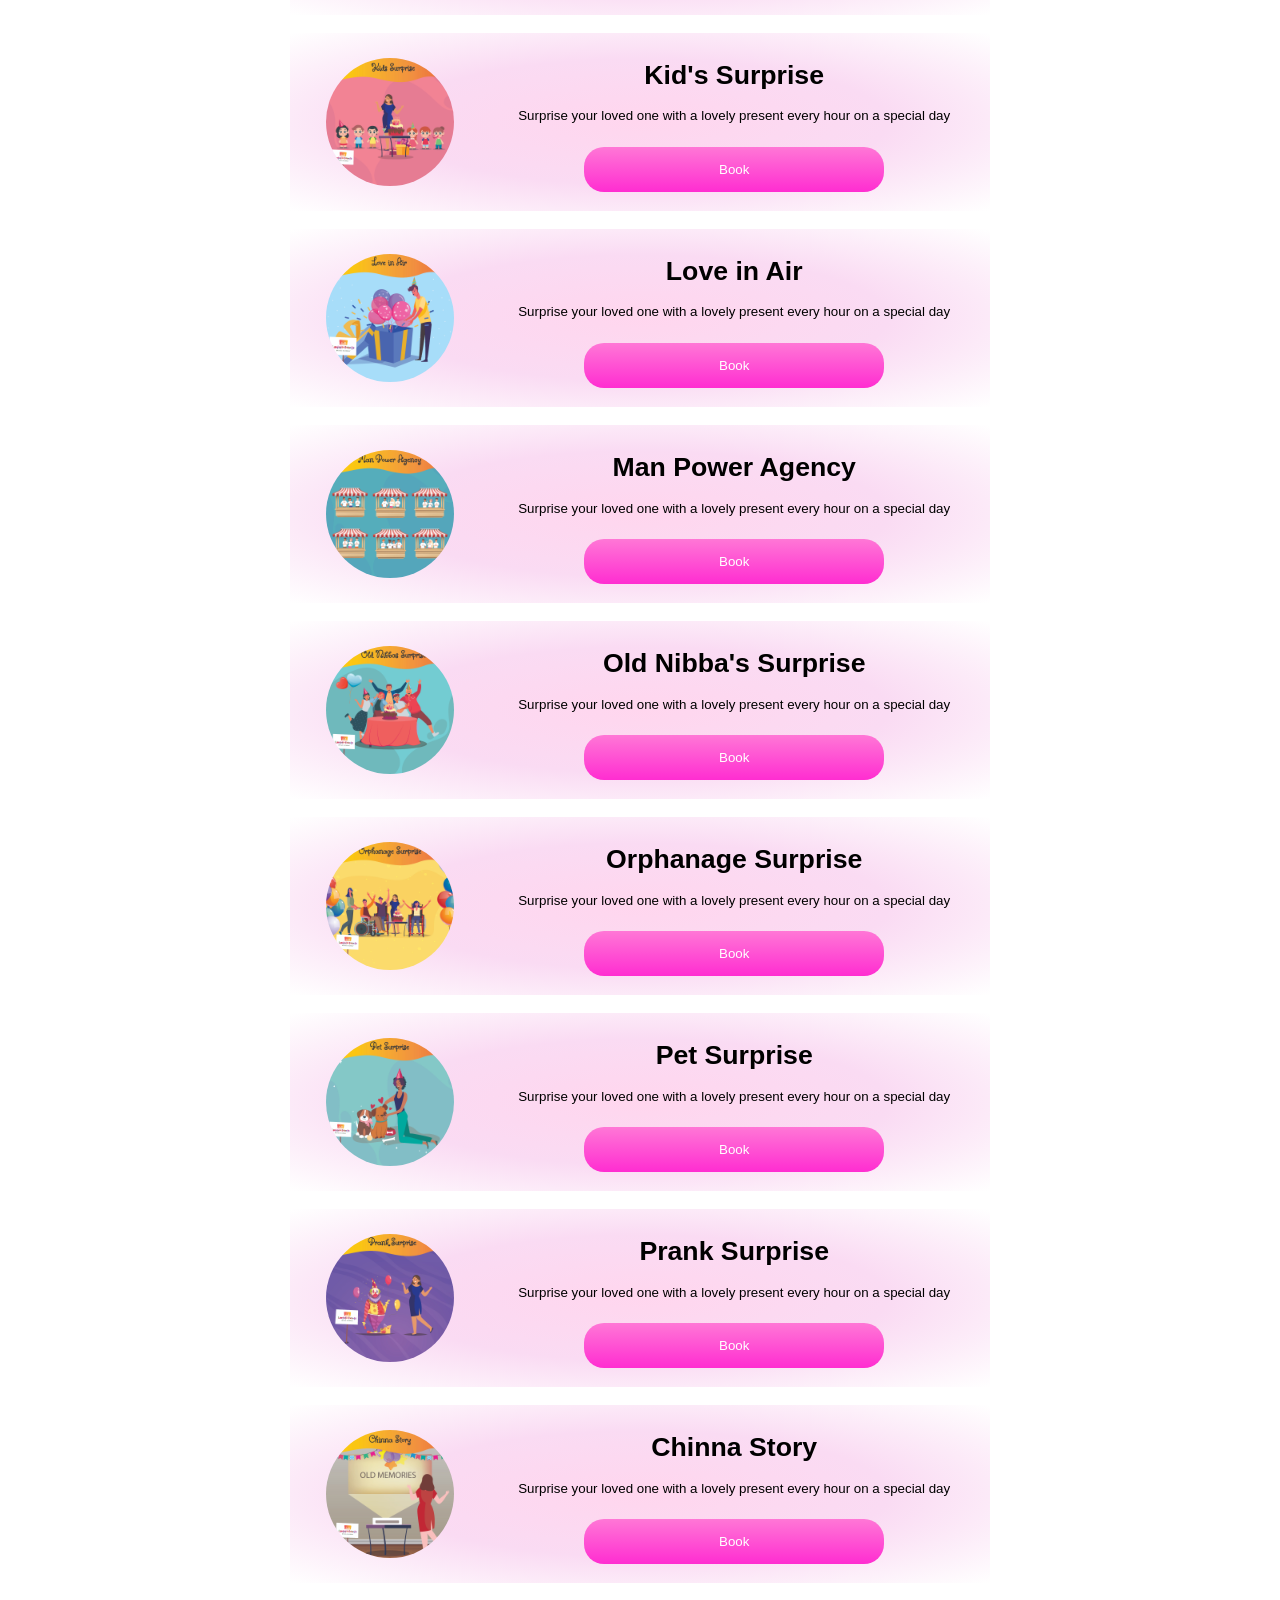
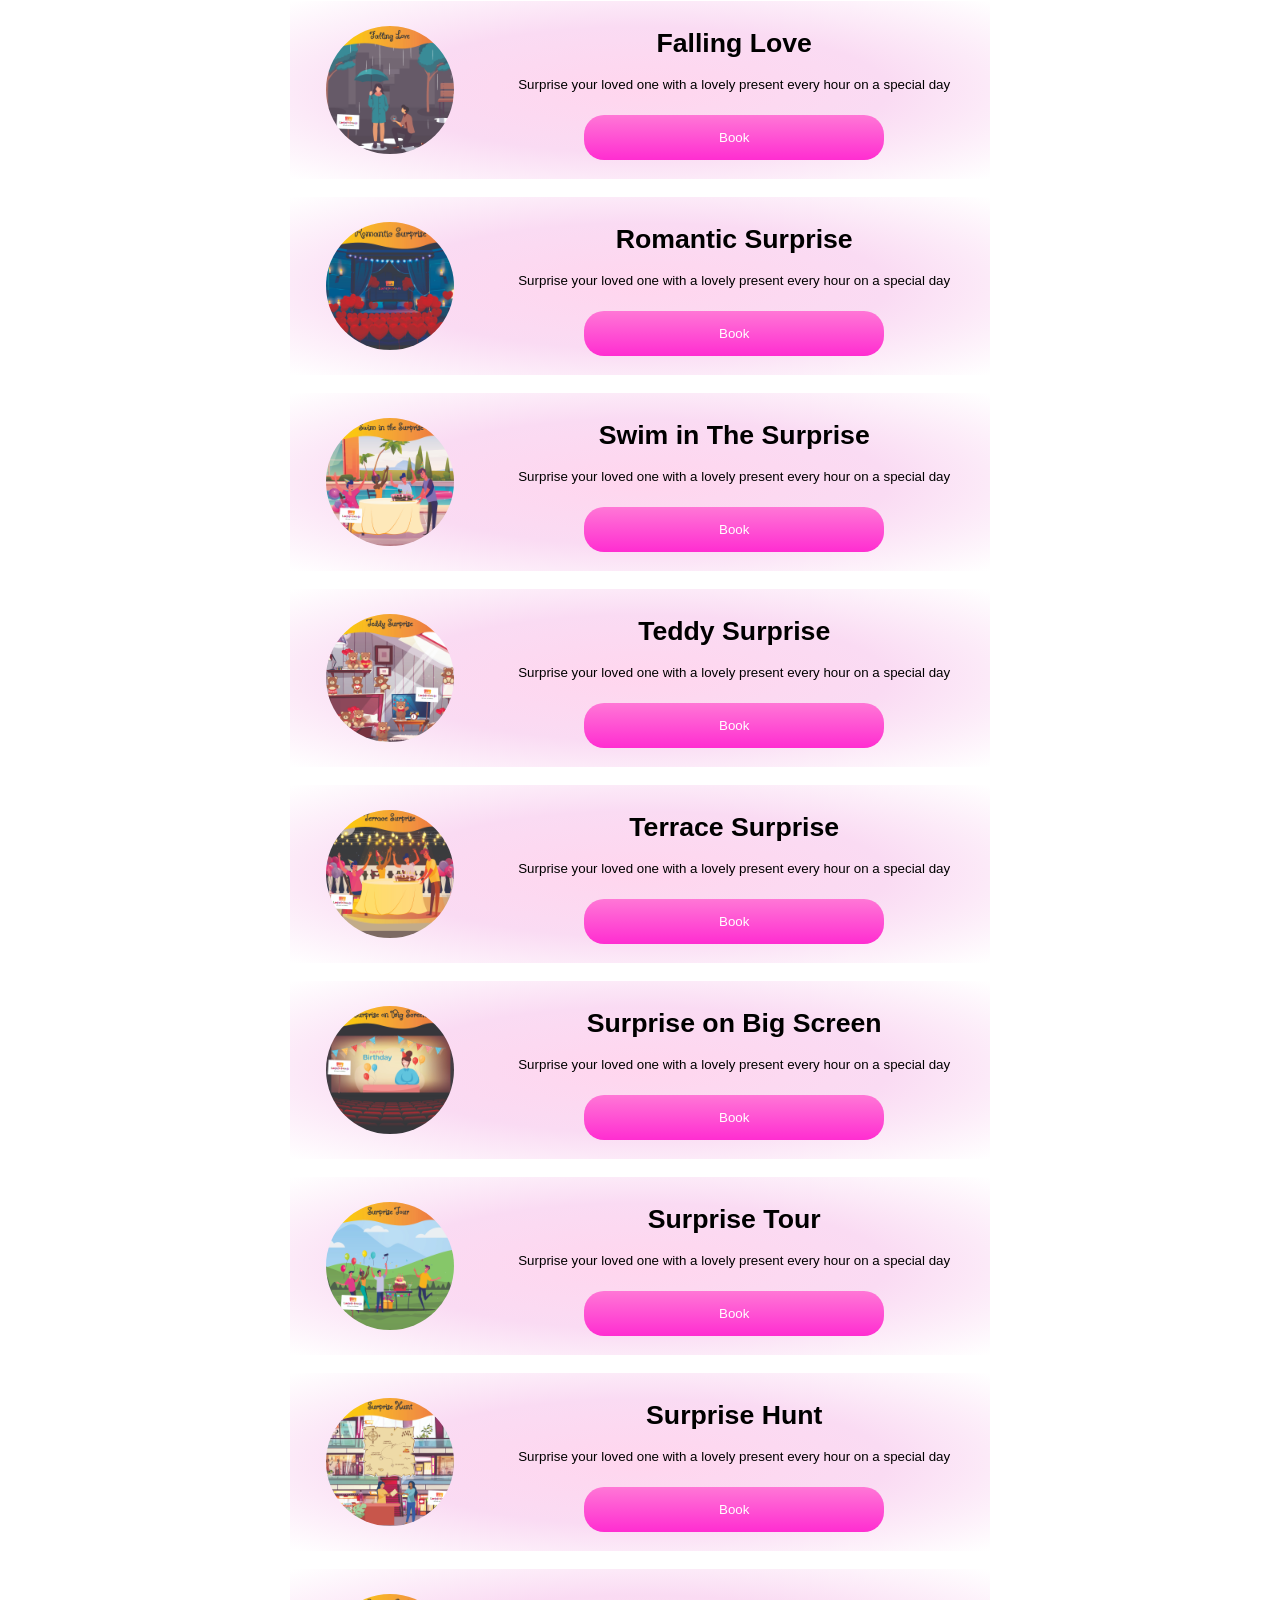
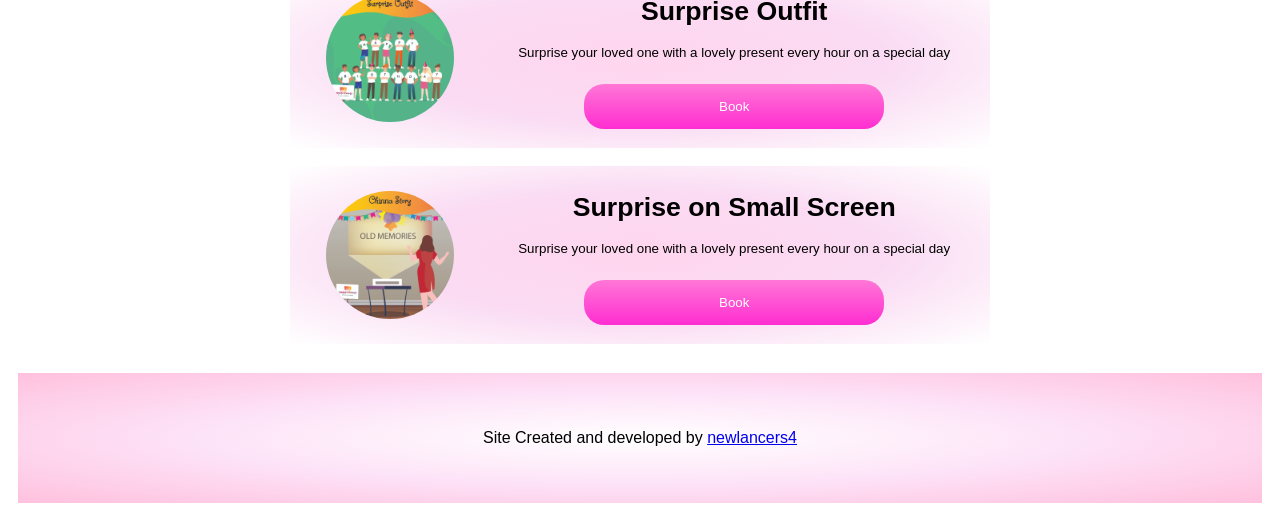
<file: eventManaging/surprises.html>
<!DOCTYPE html>
<html>

<head>
    <title>Laetatio Events</title>
    <link rel="stylesheet" href="pagesStyles.css">
    <!--     <link rel="stylesheet" href="myStyle.css"> -->
    <link rel="icon" href="Assets/Logo/Logo Final.png" type="image/png" sizes="16x16">
    <meta name="viewport" content="width = device-width, initial scale = 1.0">

</head>

<body>

    <div class="header">
        <!-- <img src="Assets/Logo/Logo Final.png" style="float: left;height: 100px;width: 100px;"> -->
        <h1>Welcome to Laetatio</h1>
        <p>We Create You Celebrate</p>
    </div>

    <div class="topnav">
        <a href="index.html?splash" style="float:right">Home</a>
    </div>
    <div id="surprise-body">
        <div class="surprise-holder">
            <img class="surprise-thumbnail" src="Assets/Surprises/24 hours 24 gifts-01.jpeg" />
            <div class="surprise-description">
                <h1>24 Hours - 24 Gifts</h1>
                <p>Surprise your loved one with a lovely present every hour on a special day</p>
                <button onclick="window.open('bookForm.html?spid=1','name','width=600,height=400')">Book</button>
            </div>
        </div>
        <div class="surprise-holder">
            <img class="surprise-thumbnail" src="Assets/Surprises/beach-01.jpeg" />
            <div class="surprise-description">
                <h1>Beach Surprise</h1>
                <p>Freeze your loved one with the sea breeze</p>
                <button onclick="window.open('bookForm.html?spid=5','name','width=600,height=400')">Book</button>
            </div>
        </div>
        <div class="surprise-holder">
            <img class="surprise-thumbnail" src="Assets/Surprises/bike-01-01.jpeg" />
            <div class="surprise-description">
                <h1>Bike Surprise</h1>
                <p>Freeze your loved one with the sea breeze</p>
                <button onclick="window.open('bookForm.html?spid=9','name','width=600,height=400')">Book</button>
            </div>
        </div>
        <div class="surprise-holder">
            <img class="surprise-thumbnail" src="Assets/Surprises/bus-01.jpeg" />
            <div class="surprise-description">
                <h1>Bus Surprise</h1>
                <p>Surprise your loved one with a lovely present every hour on a special day</p>
                <button onclick="window.open('bookForm.html?spid=13','name','width=600,height=400')">Book</button>
            </div>
        </div>
        <div class="surprise-holder">
            <img class="surprise-thumbnail" src="Assets/Surprises/candel-01.jpeg" />
            <div class="surprise-description">
                <h1>Candle Light Surprise</h1>
                <p>Surprise your loved one with a lovely present every hour on a special day</p>
                <button onclick="window.open('bookForm.html?spid=17','name','width=600,height=400')">Book</button>
            </div>
        </div>
        <div class="surprise-holder">
            <img class="surprise-thumbnail" src="Assets/Surprises/candle light dinner-01.jpeg" />
            <div class="surprise-description">
                <h1>Candle Light Dinner</h1>
                <p>Surprise your loved one with a lovely present every hour on a special day</p>
                <button onclick="window.open('bookForm.html?spid=21','name','width=600,height=400')">Book</button>
            </div>
        </div>
        <div class="surprise-holder">
            <img class="surprise-thumbnail" src="Assets/Surprises/car-01.jpeg" />
            <div class="surprise-description">
                <h1>Surprise on Wheels</h1>
                <p>Surprise your loved one with a lovely present every hour on a special day</p>
                <button onclick="window.open('bookForm.html?spid=25','name','width=600,height=400')">Book</button>
            </div>
        </div>
        <div class="surprise-holder">
            <img class="surprise-thumbnail" src="Assets/Surprises/coffee Shop-01-01.jpeg" />
            <div class="surprise-description">
                <h1>Messenger Surprise</h1>
                <p>Surprise your loved one with a lovely present every hour on a special day</p>
                <button onclick="window.open('bookForm.html?spid=29','name','width=600,height=400')">Book</button>
            </div>
        </div>
        <div class="surprise-holder">
            <img class="surprise-thumbnail" src="Assets/Surprises/cracker-01.jpeg" />
            <div class="surprise-description">
                <h1>Cracker Surprise</h1>
                <p>Surprise your loved one with a lovely present every hour on a special day</p>
                <button onclick="window.open('bookForm.html?spid=2','name','width=600,height=400')">Book</button>
            </div>
        </div>
        <div class="surprise-holder">
            <img class="surprise-thumbnail" src="Assets/Surprises/doorstep-01-01.jpeg" />
            <div class="surprise-description">
                <h1>12 A.M Doorstep Surprise</h1>
                <p>Surprise your loved one with a lovely present every hour on a special day</p>
                <button onclick="window.open('bookForm.html?spid=6','name','width=600,height=400')">Book</button>
            </div>
        </div>
        <div class="surprise-holder">
            <img class="surprise-thumbnail" src="Assets/Surprises/drone-01.jpeg" />
            <div class="surprise-description">
                <h1>Drone Surprise</h1>
                <p>Surprise your loved one with a lovely present every hour on a special day</p>
                <button onclick="window.open('bookForm.html?spid=10','name','width=600,height=400')">Book</button>
            </div>
        </div>
        <div class="surprise-holder">
            <img class="surprise-thumbnail" src="Assets/Surprises/Express eith placards-01.jpeg" />
            <div class="surprise-description">
                <h1>Express with Placards</h1>
                <p>Surprise your loved one with a lovely present every hour on a special day</p>
                <button onclick="window.open('bookForm.html?spid=14','name','width=600,height=400')">Book</button>
            </div>
        </div>
        <div class="surprise-holder">
            <img class="surprise-thumbnail" src="Assets/Surprises/famous street-01-01.jpeg" />
            <div class="surprise-description">
                <h1>Famous Street</h1>
                <p>Surprise your loved one with a lovely present every hour on a special day</p>
                <button onclick="window.open('bookForm.html?spid=18','name','width=600,height=400')">Book</button>
            </div>
        </div>
        <div class="surprise-holder">
            <img class="surprise-thumbnail" src="Assets/Surprises/flash mob-01.jpeg" />
            <div class="surprise-description">
                <h1>Flash Mob</h1>
                <p>Surprise your loved one with a lovely present every hour on a special day</p>
                <button onclick="window.open('bookForm.html?spid=22','name','width=600,height=400')">Book</button>
            </div>
        </div>
        <div class="surprise-holder">
            <img class="surprise-thumbnail" src="Assets/Surprises/guitar surprise-01.jpeg" />
            <div class="surprise-description">
                <h1>Musical Surprise</h1>
                <p>Surprise your loved one with a lovely present every hour on a special day</p>
                <button onclick="window.open('bookForm.html?spid=26','name','width=600,height=400')">Book</button>
            </div>
        </div>
        <div class="surprise-holder">
            <img class="surprise-thumbnail" src="Assets/Surprises/kids-01.jpeg" />
            <div class="surprise-description">
                <h1>Kid's Surprise</h1>
                <p>Surprise your loved one with a lovely present every hour on a special day</p>
                <button onclick="window.open('bookForm.html?spid=30','name','width=600,height=400')">Book</button>
            </div>
        </div>
        <div class="surprise-holder">
            <img class="surprise-thumbnail" src="Assets/Surprises/love in air-01.jpeg" />
            <div class="surprise-description">
                <h1>Love in Air</h1>
                <p>Surprise your loved one with a lovely present every hour on a special day</p>
                <button onclick="window.open('bookForm.html?spid=3','name','width=600,height=400')">Book</button>
            </div>
        </div>
        <div class="surprise-holder">
            <img class="surprise-thumbnail" src="Assets/Surprises/manpower-01-01.jpeg" />
            <div class="surprise-description">
                <h1>Man Power Agency</h1>
                <p>Surprise your loved one with a lovely present every hour on a special day</p>
                <button onclick="window.open('bookForm.html?spid=7','name','width=600,height=400')">Book</button>
            </div>
        </div>
        <div class="surprise-holder">
            <img class="surprise-thumbnail" src="Assets/Surprises/old friends-01.jpeg" />
            <div class="surprise-description">
                <h1>Old Nibba's Surprise</h1>
                <p>Surprise your loved one with a lovely present every hour on a special day</p>
                <button onclick="window.open('bookForm.html?spid=11','name','width=600,height=400')">Book</button>
            </div>
        </div>
        <div class="surprise-holder">
            <img class="surprise-thumbnail" src="Assets/Surprises/orphanage'-01.jpeg" />
            <div class="surprise-description">
                <h1>Orphanage Surprise</h1>
                <p>Surprise your loved one with a lovely present every hour on a special day</p>
                <button onclick="window.open('bookForm.html?spid=15','name','width=600,height=400')">Book</button>
            </div>
        </div>
        <div class="surprise-holder">
            <img class="surprise-thumbnail" src="Assets/Surprises/Pet-01.jpeg" />
            <div class="surprise-description">
                <h1>Pet Surprise</h1>
                <p>Surprise your loved one with a lovely present every hour on a special day</p>
                <button onclick="window.open('bookForm.html?spid=19','name','width=600,height=400')">Book</button>
            </div>
        </div>
        <div class="surprise-holder">
            <img class="surprise-thumbnail" src="Assets/Surprises/prank-01.jpeg" />
            <div class="surprise-description">
                <h1>Prank Surprise</h1>
                <p>Surprise your loved one with a lovely present every hour on a special day</p>
                <button onclick="window.open('bookForm.html?spid=23','name','width=600,height=400')">Book</button>
            </div>
        </div>
        <div class="surprise-holder">
            <img class="surprise-thumbnail" src="Assets/Surprises/projector-01.jpeg" />
            <div class="surprise-description">
                <h1>Chinna Story</h1>
                <p>Surprise your loved one with a lovely present every hour on a special day</p>
                <button onclick="window.open('bookForm.html?spid=27','name','width=600,height=400')">Book</button>
            </div>
        </div>
        <div class="surprise-holder">
            <img class="surprise-thumbnail" src="Assets/Surprises/rain-01.jpeg" />
            <div class="surprise-description">
                <h1>Falling Love</h1>
                <p>Surprise your loved one with a lovely present every hour on a special day</p>
                <button onclick="window.open('bookForm.html?spid=31','name','width=600,height=400')">Book</button>
            </div>
        </div>
        <div class="surprise-holder">
            <img class="surprise-thumbnail" src="Assets/Surprises/romantic-01.jpeg" />
            <div class="surprise-description">
                <h1>Romantic Surprise</h1>
                <p>Surprise your loved one with a lovely present every hour on a special day</p>
                <button onclick="window.open('bookForm.html?spid=4','name','width=600,height=400')">Book</button>
            </div>
        </div>
        <div class="surprise-holder">
            <img class="surprise-thumbnail" src="Assets/Surprises/swming pool-01-01.jpeg" />
            <div class="surprise-description">
                <h1>Swim in The Surprise</h1>
                <p>Surprise your loved one with a lovely present every hour on a special day</p>
                <button onclick="window.open('bookForm.html?spid=8','name','width=600,height=400')">Book</button>
            </div>
        </div>
        <div class="surprise-holder">
            <img class="surprise-thumbnail" src="Assets/Surprises/teddy-01.jpeg" />
            <div class="surprise-description">
                <h1>Teddy Surprise</h1>
                <p>Surprise your loved one with a lovely present every hour on a special day</p>
                <button onclick="window.open('bookForm.html?spid=12','name','width=600,height=400')">Book</button>
            </div>


        </div>
        <div class="surprise-holder">
            <img class="surprise-thumbnail" src="Assets/Surprises/terrace-01.jpeg" />
            <div class="surprise-description">
                <h1>Terrace Surprise</h1>
                <p>Surprise your loved one with a lovely present every hour on a special day</p>
                <button onclick="window.open('bookForm.html?spid=16','name','width=600,height=400')">Book</button>
            </div>
        </div>
        <div class="surprise-holder">
            <img class="surprise-thumbnail" src="Assets/Surprises/theater-01.jpeg" />
            <div class="surprise-description">
                <h1>Surprise on Big Screen</h1>
                <p>Surprise your loved one with a lovely present every hour on a special day</p>
                <button onclick="window.open('bookForm.html?spid=20','name','width=600,height=400')">Book</button>
            </div>
        </div>
        <div class="surprise-holder">
            <img class="surprise-thumbnail" src="Assets/Surprises/tour-01.jpeg" />
            <div class="surprise-description">
                <h1>Surprise Tour</h1>
                <p>Surprise your loved one with a lovely present every hour on a special day</p>
                <button onclick="window.open('bookForm.html?spid=24','name','width=600,height=400')">Book</button>
            </div>
        </div>
        <div class="surprise-holder">
            <img class="surprise-thumbnail" src="Assets/Surprises/trasure hunt-01.jpeg" />
            <div class="surprise-description">
                <h1>Surprise Hunt</h1>
                <p>Surprise your loved one with a lovely present every hour on a special day</p>
                <button onclick="window.open('bookForm.html?spid=28','name','width=600,height=400')">Book</button>
            </div>
        </div>
        <div class="surprise-holder">
            <img class="surprise-thumbnail" src="Assets/Surprises/ttsirt-01.jpeg" />
            <div class="surprise-description">
                <h1>Surprise Outfit</h1>
                <p>Surprise your loved one with a lovely present every hour on a special day</p>
                <button onclick="window.open('bookForm.html?spid=32','name','width=600,height=400')">Book</button>
            </div>
        </div>
        <div class="surprise-holder">
            <img class="surprise-thumbnail" src="Assets/Surprises/projector-01.jpeg" />
            <div class="surprise-description">
                <h1>Surprise on Small Screen</h1>
                <p>Surprise your loved one with a lovely present every hour on a special day</p>
                <button onclick="window.open('bookForm.html?spid=32','name','width=600,height=400')">Book</button>
            </div>
        </div>

    </div>

    <div class="footer">
        <p>Site Created and developed by <a href="https://github.com/newlancers4">newlancers4</a></p>
    </div>
</body>

</html>
</file>
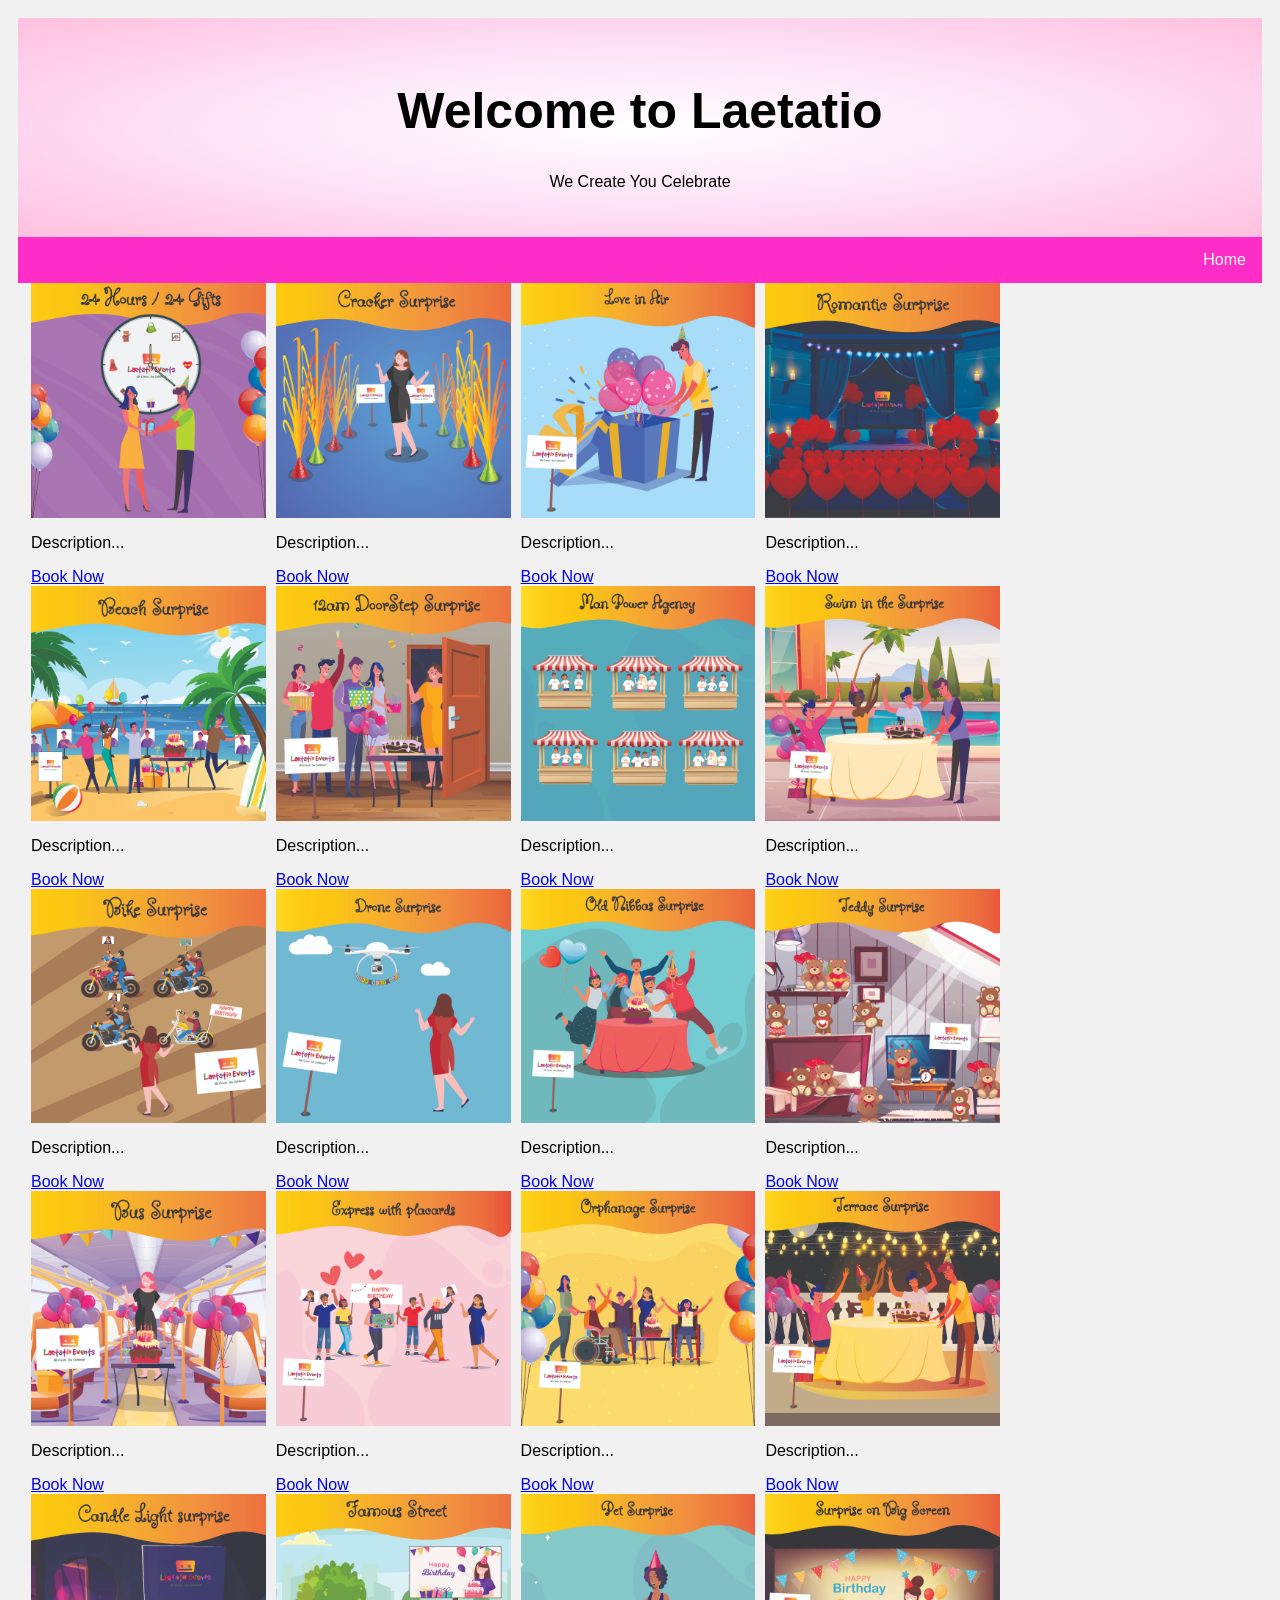
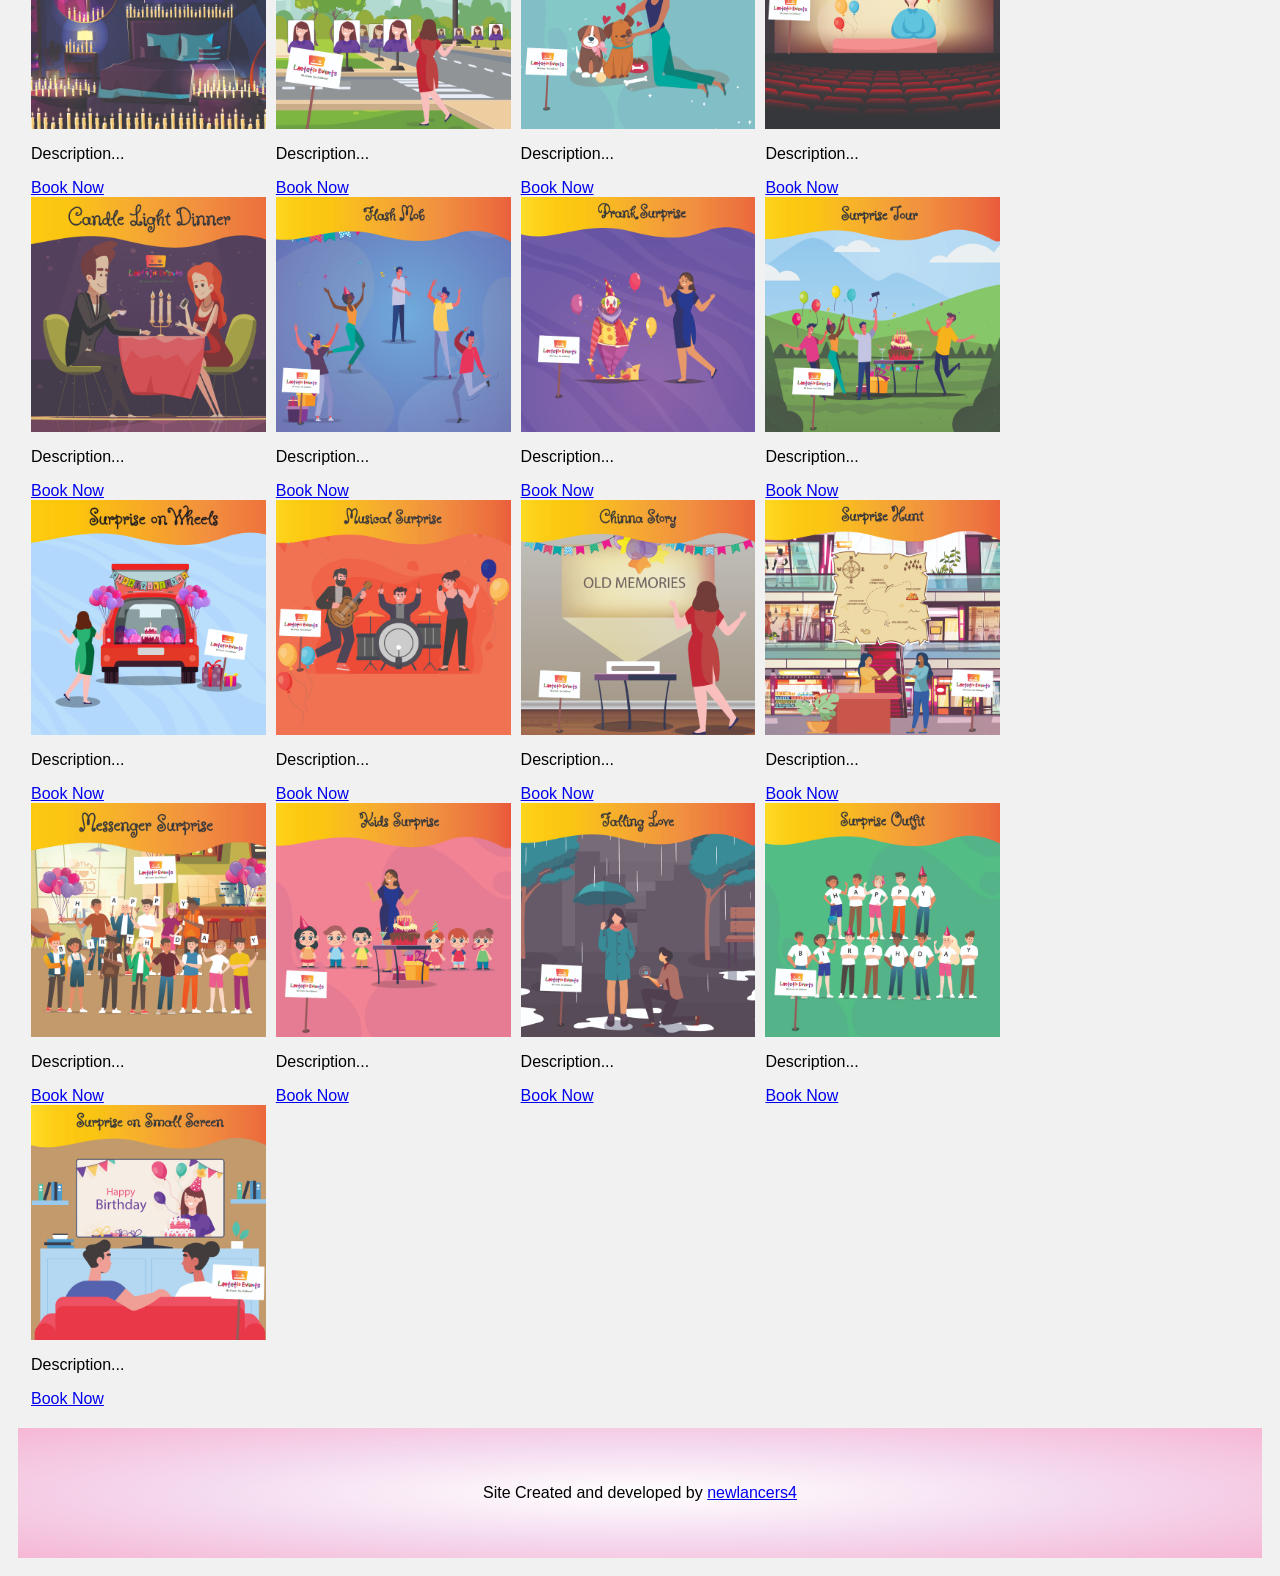
<file: eventManaging/temp1.html>
<!DOCTYPE html>
<html>

<head>
    <title>Laetatio Events</title>
    <link rel="stylesheet" href="pagesStyles.css">
    <link rel="stylesheet" href="myStyle.css">
    <link rel="icon" href="Assets/Logo/Logo Final.png" type="image/png" sizes="16x16">
    <meta name="viewport" content="width = device-width, initial scale = 1.0">

</head>

<body>

    <div class="header">
        <!-- <img src="Assets/Logo/Logo Final.png" style="float: left;height: 100px;width: 100px;"> -->
        <h1>Welcome to Laetatio</h1>
        <p>We Create You Celebrate</p>
    </div>

    <div class="topnav">
        <a href="index.html?splash" style="float:right">Home</a>
    </div>
    <div class="row">
        <div class="column">
            <img src="Assets/Surprises/24 hours 24 gifts-01.jpeg" style="width:100%">
            <p>Description...</p><a href="bookForm.html" target="popup" onclick="window.open('bookForm.html','name','width=600,height=400')">Book Now</a>
            <img src="Assets/Surprises/beach-01.jpeg" style="width:100%">
            <p>Description...</p><a href="bookForm.html" target="popup" onclick="window.open('bookForm.html','name','width=600,height=400')">Book Now</a>
            <img src="Assets/Surprises/bike-01-01.jpeg" style="width:100%">
            <p>Description...</p><a href="bookForm.html" target="popup" onclick="window.open('bookForm.html','name','width=600,height=400')">Book Now</a>
            <img src="Assets/Surprises/bus-01.jpeg" style="width:100%">
            <p>Description...</p><a href="bookForm.html" target="popup" onclick="window.open('bookForm.html','name','width=600,height=400')">Book Now</a>
            <img src="Assets/Surprises/candel-01.jpeg" style="width:100%">
            <p>Description...</p><a href="bookForm.html" target="popup" onclick="window.open('bookForm.html','name','width=600,height=400')">Book Now</a>
            <img src="Assets/Surprises/candle light dinner-01.jpeg" style="width:100%">
            <p>Description...</p><a href="bookForm.html" target="popup" onclick="window.open('bookForm.html','name','width=600,height=400')">Book Now</a>
            <img src="Assets/Surprises/car-01.jpeg" style="width:100%">
            <p>Description...</p><a href="bookForm.html" target="popup" onclick="window.open('bookForm.html','name','width=600,height=400')">Book Now</a>
            <img src="Assets/Surprises/coffee Shop-01-01.jpeg" style="width:100%">
            <p>Description...</p><a href="bookForm.html" target="popup" onclick="window.open('bookForm.html','name','width=600,height=400')">Book Now</a>

        </div>
        <div class="column">

            <img src="Assets/Surprises/cracker-01.jpeg" style="width:100%">
            <p>Description...</p><a href="bookForm.html" target="popup" onclick="window.open('bookForm.html','name','width=600,height=400')">Book Now</a>
            <img src="Assets/Surprises/doorstep-01-01.jpeg" style="width:100%">
            <p>Description...</p><a href="bookForm.html" target="popup" onclick="window.open('bookForm.html','name','width=600,height=400')">Book Now</a>
            <img src="Assets/Surprises/drone-01.jpeg" style="width:100%">
            <p>Description...</p><a href="bookForm.html" target="popup" onclick="window.open('bookForm.html','name','width=600,height=400')">Book Now</a>
            <img src="Assets/Surprises/Express eith placards-01.jpeg" style="width:100%">
            <p>Description...</p><a href="bookForm.html" target="popup" onclick="window.open('bookForm.html','name','width=600,height=400')">Book Now</a>
            <img src="Assets/Surprises/famous street-01-01.jpeg" style="width:100%">
            <p>Description...</p><a href="bookForm.html" target="popup" onclick="window.open('bookForm.html','name','width=600,height=400')">Book Now</a>
            <img src="Assets/Surprises/flash mob-01.jpeg" style="width:100%">
            <p>Description...</p><a href="bookForm.html" target="popup" onclick="window.open('bookForm.html','name','width=600,height=400')">Book Now</a>
            <img src="Assets/Surprises/guitar surprise-01.jpeg" style="width:100%">
            <p>Description...</p><a href="bookForm.html" target="popup" onclick="window.open('bookForm.html','name','width=600,height=400')">Book Now</a>
            <img src="Assets/Surprises/kids-01.jpeg" style="width:100%">
            <p>Description...</p><a href="bookForm.html" target="popup" onclick="window.open('bookForm.html','name','width=600,height=400')">Book Now</a>

        </div>
        <div class="column">

            <img src="Assets/Surprises/love in air-01.jpeg" style="width:100%">
            <p>Description...</p><a href="bookForm.html" target="popup" onclick="window.open('bookForm.html','name','width=600,height=400')">Book Now</a>
            <img src="Assets/Surprises/manpower-01-01.jpeg" style="width:100%">
            <p>Description...</p><a href="bookForm.html" target="popup" onclick="window.open('bookForm.html','name','width=600,height=400')">Book Now</a>
            <img src="Assets/Surprises/old friends-01.jpeg" style="width:100%">
            <p>Description...</p><a href="bookForm.html" target="popup" onclick="window.open('bookForm.html','name','width=600,height=400')">Book Now</a>
            <img src="Assets/Surprises/orphanage'-01.jpeg" style="width:100%">
            <p>Description...</p><a href="bookForm.html" target="popup" onclick="window.open('bookForm.html','name','width=600,height=400')">Book Now</a>
            <img src="Assets/Surprises/Pet-01.jpeg" style="width:100%">
            <p>Description...</p><a href="bookForm.html" target="popup" onclick="window.open('bookForm.html','name','width=600,height=400')">Book Now</a>
            <img src="Assets/Surprises/prank-01.jpeg" style="width:100%">
            <p>Description...</p><a href="bookForm.html" target="popup" onclick="window.open('bookForm.html','name','width=600,height=400')">Book Now</a>
            <img src="Assets/Surprises/projector-01.jpeg" style="width:100%">
            <p>Description...</p><a href="bookForm.html" target="popup" onclick="window.open('bookForm.html','name','width=600,height=400')">Book Now</a>
            <img src="Assets/Surprises/rain-01.jpeg" style="width: 100%;">
            <p>Description...</p><a href="bookForm.html" target="popup" onclick="window.open('bookForm.html','name','width=600,height=400')">Book Now</a>

        </div>
        <div class="column">
            <img src="Assets/Surprises/romantic-01.jpeg" style="width:100%">
            <p>Description...</p><a href="bookForm.html" target="popup" onclick="window.open('bookForm.html','name','width=600,height=400')">Book Now</a>
            <img src="Assets/Surprises/swming pool-01-01.jpeg" style="width:100%">
            <p>Description...</p><a href="bookForm.html" target="popup" onclick="window.open('bookForm.html','name','width=600,height=400')">Book Now</a>
            <img src="Assets/Surprises/teddy-01.jpeg" style="width:100%">
            <p>Description...</p><a href="bookForm.html" target="popup" onclick="window.open('bookForm.html','name','width=600,height=400')">Book Now</a>
            <img src="Assets/Surprises/terrace-01.jpeg" style="width:100%">
            <p>Description...</p><a href="bookForm.html" target="popup" onclick="window.open('bookForm.html','name','width=600,height=400')">Book Now</a>
            <img src="Assets/Surprises/theater-01.jpeg" style="width:100%">
            <p>Description...</p><a href="bookForm.html" target="popup" onclick="window.open('bookForm.html','name','width=600,height=400')">Book Now</a>
            <img src="Assets/Surprises/tour-01.jpeg" style="width: 100%;">
            <p>Description...</p><a href="bookForm.html" target="popup" onclick="window.open('bookForm.html','name','width=600,height=400')">Book Now</a>
            <img src="Assets/Surprises/trasure hunt-01.jpeg" style="width: 100%;">
            <p>Description...</p><a href="bookForm.html" target="popup" onclick="window.open('bookForm.html','name','width=600,height=400')">Book Now</a>
            <img src="Assets/Surprises/ttsirt-01.jpeg" style="width: 100%;">
            <p>Description...</p><a href="bookForm.html" target="popup" onclick="window.open('bookForm.html','name','width=600,height=400')">Book Now</a>

        </div>
        <div class="column">
            <img src="Assets/Surprises/tv-01.jpeg" style="width: 100%;">
            <p>Description...</p><a href="bookForm.html" target="popup" onclick="window.open('bookForm.html','name','width=600,height=400')">Book Now</a>
        </div>
    </div>
    <div class="footer">
        <p>Site Created and developed by <a href="https://github.com/newlancers4">newlancers4</a></p>
    </div>
</body>

</html>
</file>
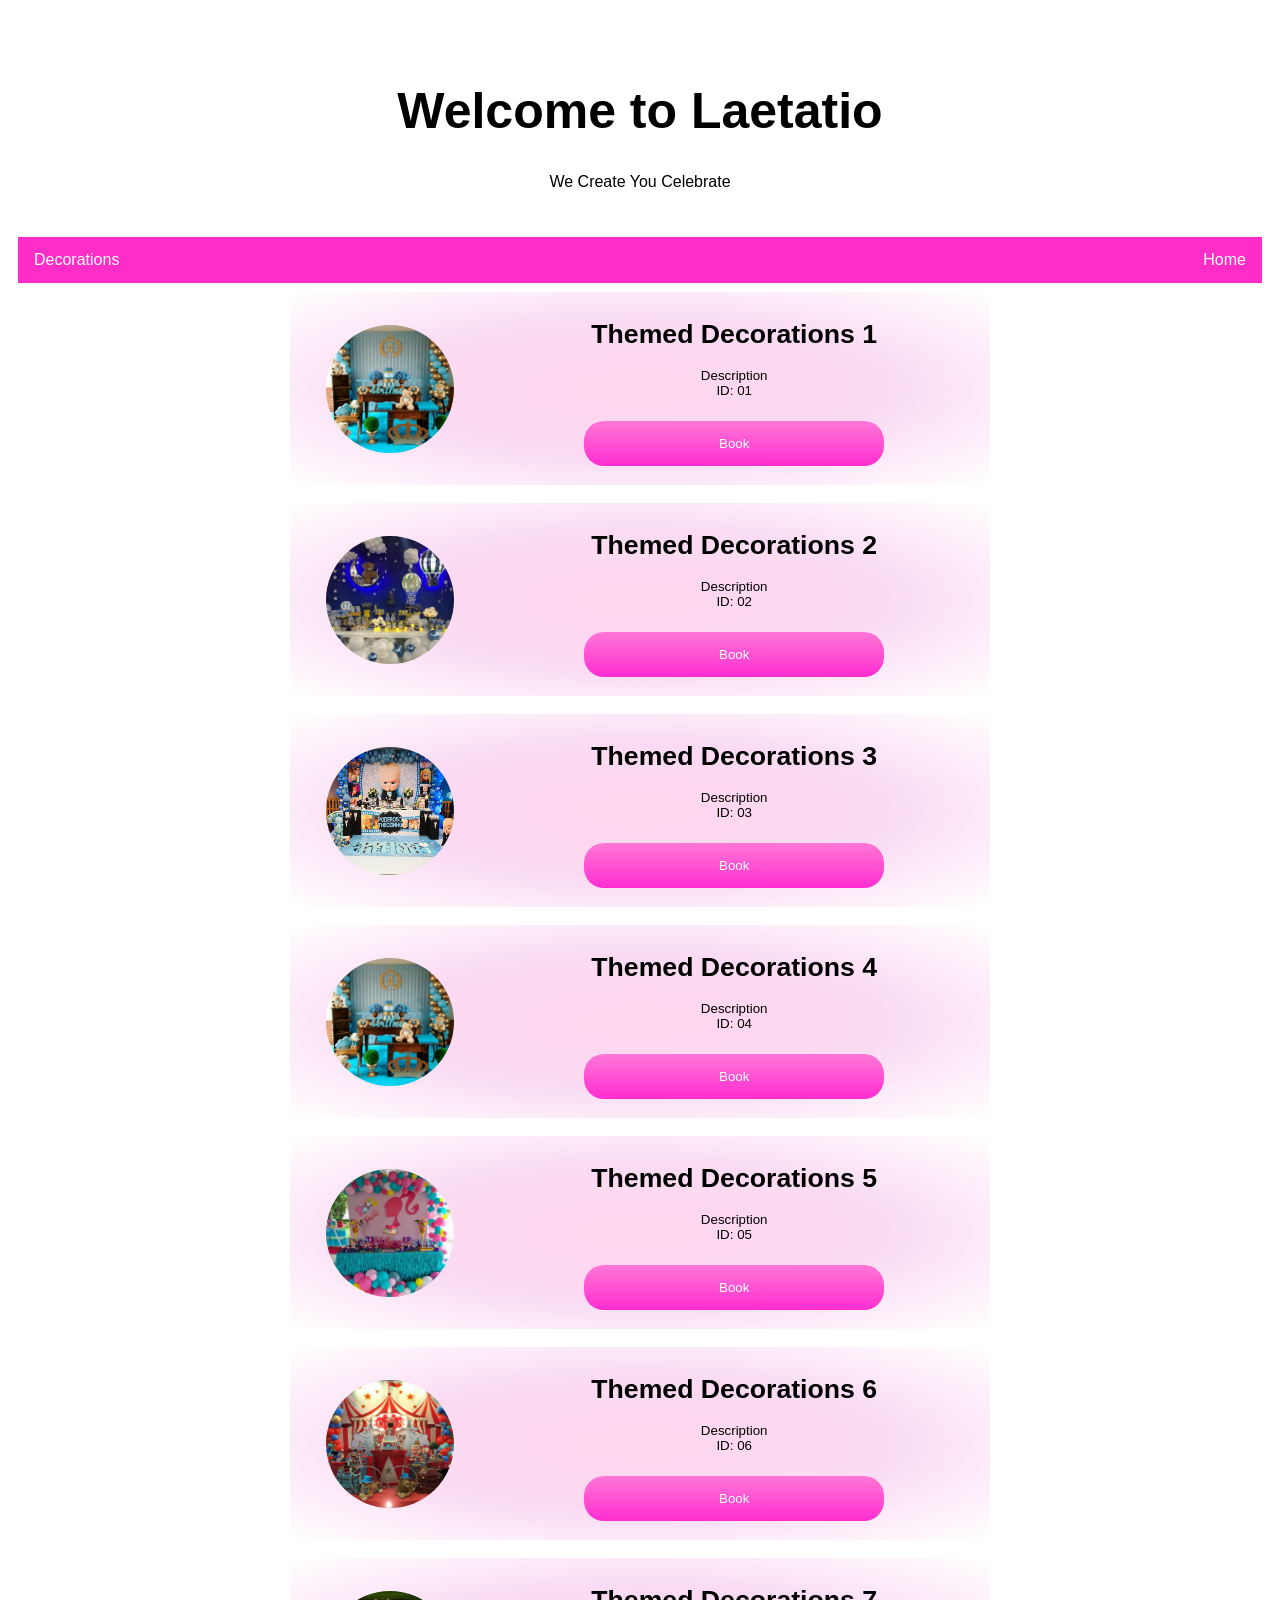
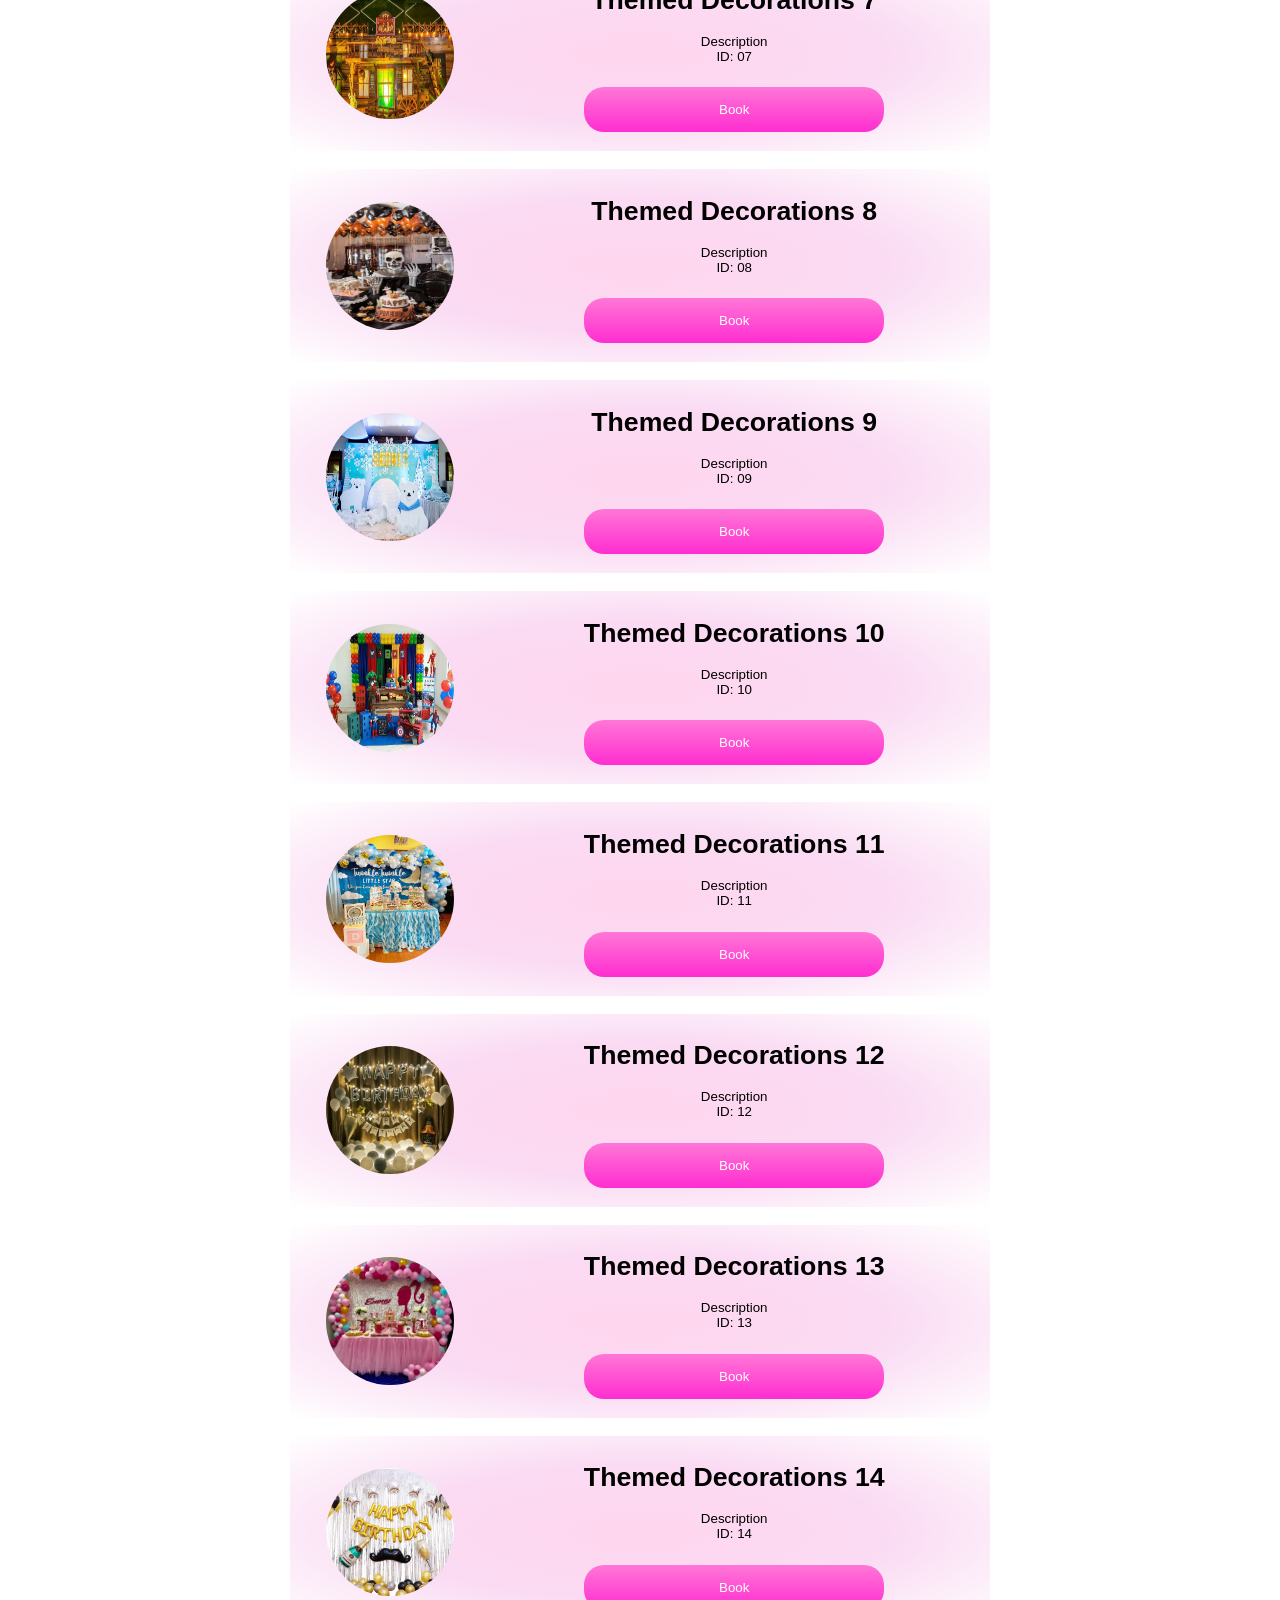
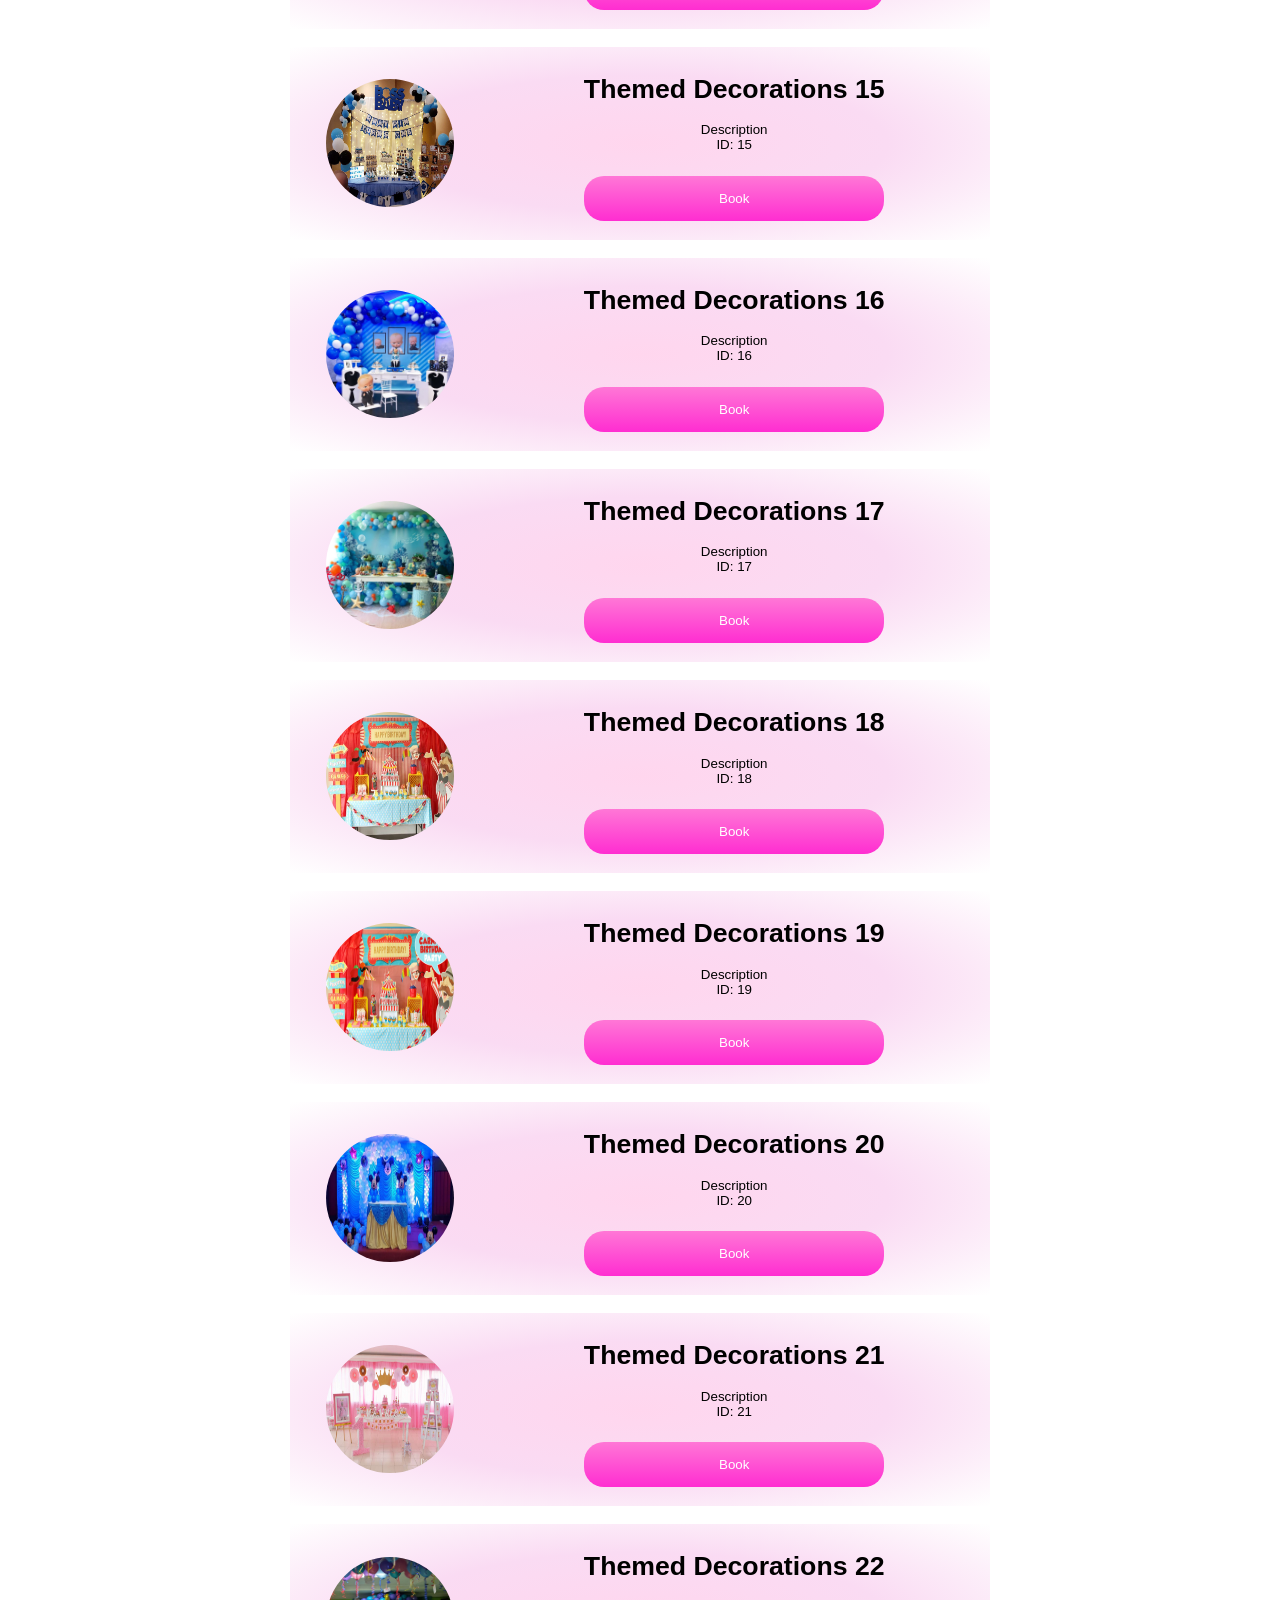
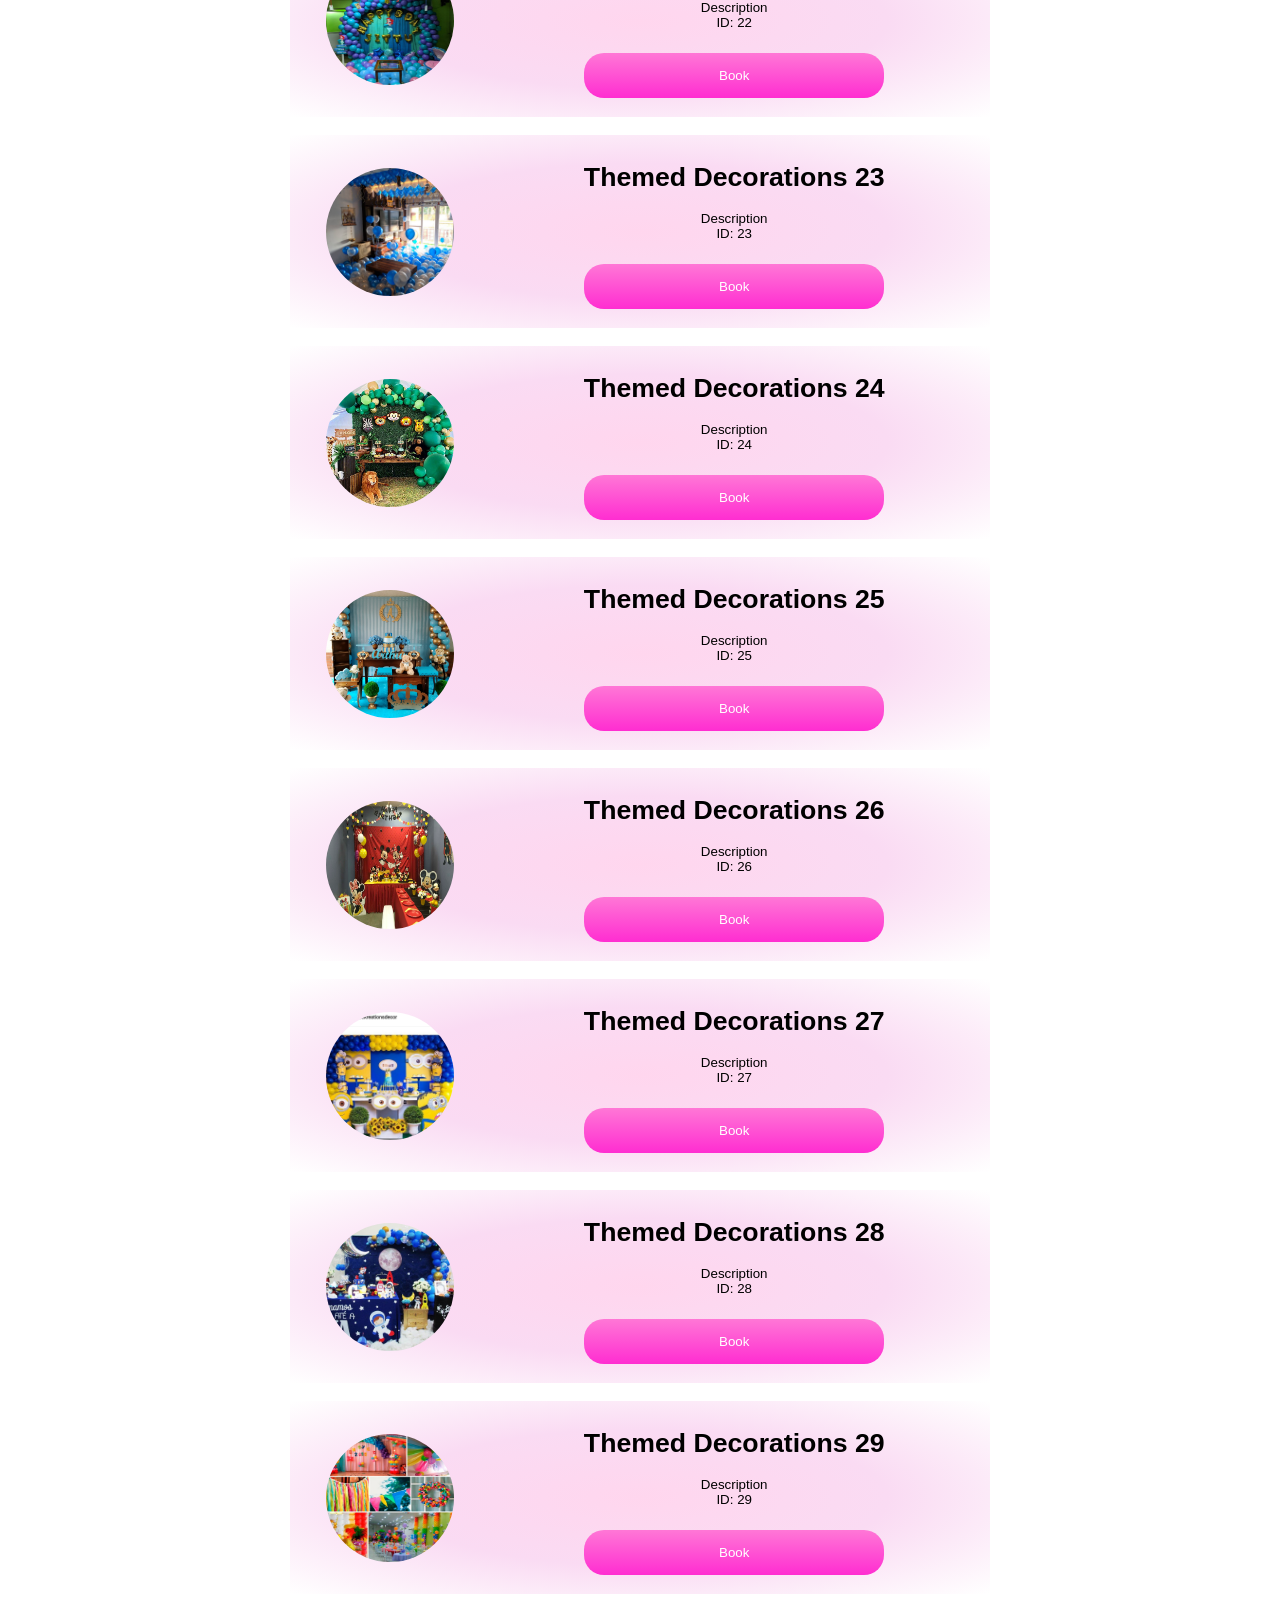
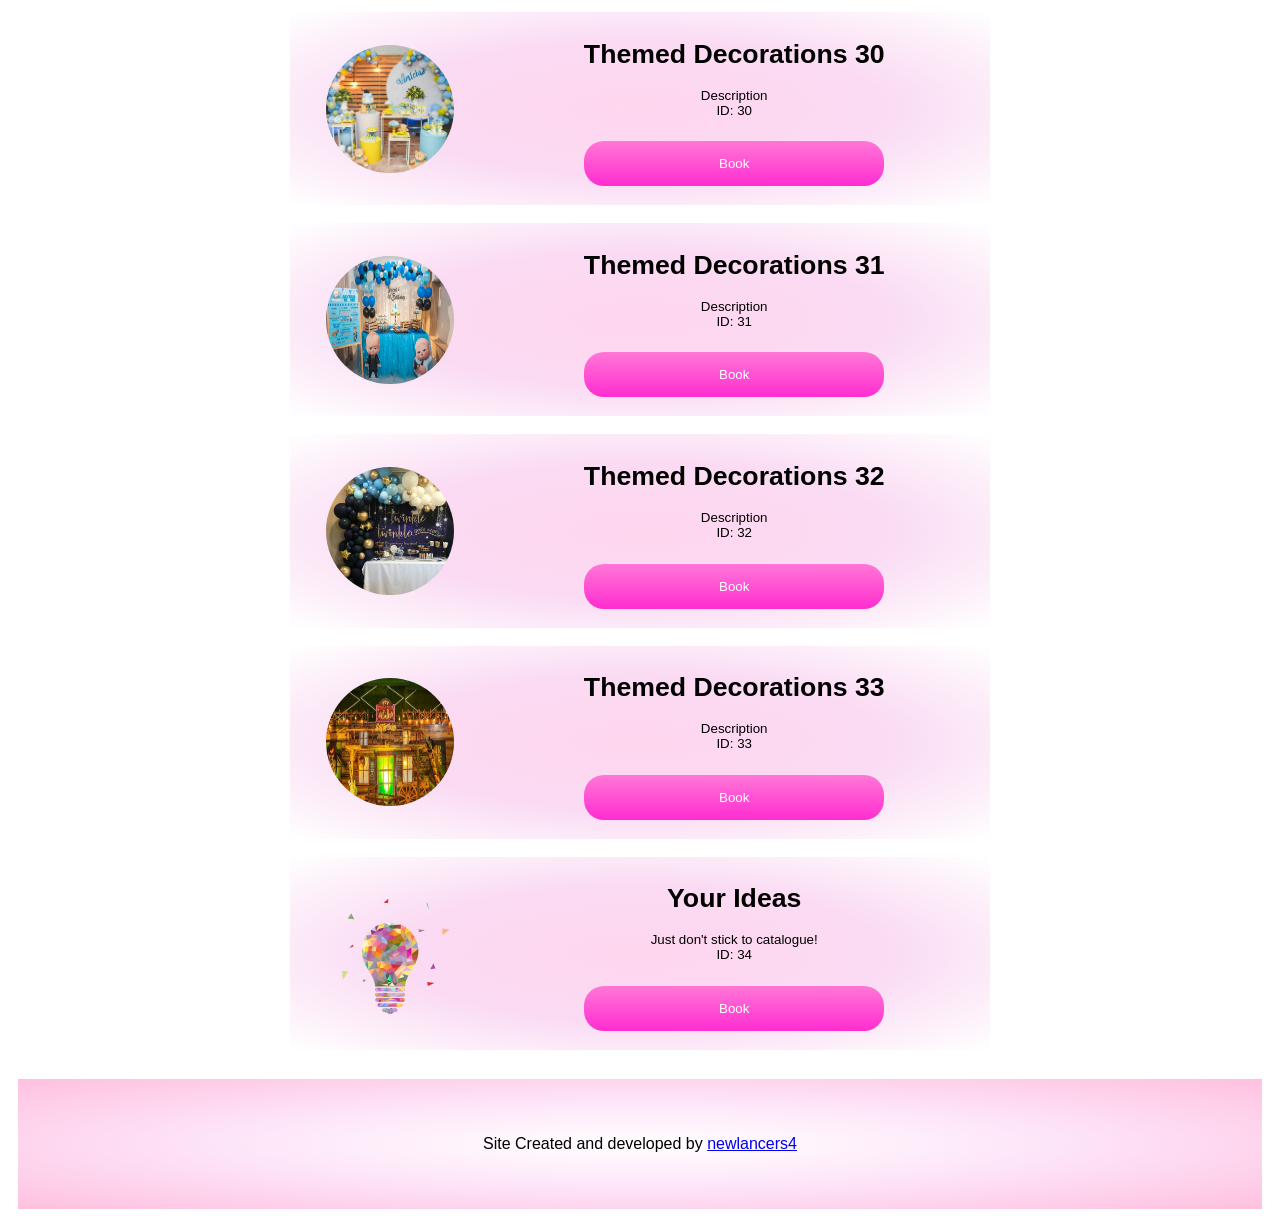
<file: eventManaging/themedDecorations.html>
<!DOCTYPE html>
<html>

<head>
    <title>Laetatio Events</title>
    <link rel="stylesheet" href="pagesStyles.css">
    <link rel="icon" href="Assets/Logo/Logo Final.png" type="image/png" sizes="16x16">
    <meta name="viewport" content="width = device-width, initial scale = 1.0">

</head>

<body>

    <div class="header">
        <!-- <img src="Assets/Logo/Logo Final.png" style="float: left;height: 100px;width: 100px;"> -->
        <h1>Welcome to Laetatio</h1>
        <p>We Create You Celebrate</p>
    </div>

    <div class="topnav">
        <a href="decorations.html">Decorations</a>
        <a href="index.html?splash" style="float:right">Home</a>
    </div>
    <div id="surprise-body">
        <div class="surprise-holder">
            <img class="surprise-thumbnail" src="Assets/Decorations/ThemedDecorations/the_00f93d916025622efdba90399f80f8ae (1).jpg" />
            <div class="surprise-description">
                <h1>Themed Decorations 1</h1>
                <p>Description<br>ID: 01</p>
                <button onclick="window.open('bookForm.html?tdid=1','name','width=600,height=400')">Book</button>
            </div>
        </div>
        <div class="surprise-holder">
            <img class="surprise-thumbnail" src="Assets/Decorations/ThemedDecorations/the_127bc96b7eaa3a4b8eea4d1b9ef12590.jpg" />
            <div class="surprise-description">
                <h1>Themed Decorations 2</h1>
                <p>Description<br>ID: 02</p>
                <button onclick="window.open('bookForm.html?tdid=2','name','width=600,height=400')">Book</button>
            </div>
        </div>
        <div class="surprise-holder">
            <img class="surprise-thumbnail" src="Assets/Decorations/ThemedDecorations/the_19a327be47e3be21aeb23688cf3728bc.jpg" />
            <div class="surprise-description">
                <h1>Themed Decorations 3</h1>
                <p>Description<br>ID: 03</p>
                <button onclick="window.open('bookForm.html?tdid=3','name','width=600,height=400')">Book</button>
            </div>
        </div>
        <div class="surprise-holder">
            <img class="surprise-thumbnail" src="Assets/Decorations/ThemedDecorations/the_00f93d916025622efdba90399f80f8ae (1).jpg" />
            <div class="surprise-description">
                <h1>Themed Decorations 4</h1>
                <p>Description<br>ID: 04</p>
                <button onclick="window.open('bookForm.html?tdid=4','name','width=600,height=400')">Book</button>
            </div>
        </div>
        <div class="surprise-holder">
            <img class="surprise-thumbnail" src="Assets/Decorations/ThemedDecorations/the_240792a0-9472-43b6-a944-910258867913.jpg" />
            <div class="surprise-description">
                <h1>Themed Decorations 5</h1>
                <p>Description<br>ID: 05</p>
                <button onclick="window.open('bookForm.html?tdid=5','name','width=600,height=400')">Book</button>
            </div>
        </div>
        <div class="surprise-holder">
            <img class="surprise-thumbnail" src="Assets/Decorations/ThemedDecorations/the_4e886cba8641b1bf3a745010a5cbc9eb.jpg" />
            <div class="surprise-description">
                <h1>Themed Decorations 6</h1>
                <p>Description<br>ID: 06</p>
                <button onclick="window.open('bookForm.html?tdid=6','name','width=600,height=400')">Book</button>
            </div>
        </div>
        <div class="surprise-holder">
            <img class="surprise-thumbnail" src="Assets/Decorations/ThemedDecorations/the_560fa327-25b3-4d51-886a-013f5e548ec2.jpg" />
            <div class="surprise-description">
                <h1>Themed Decorations 7</h1>
                <p>Description<br>ID: 07</p>
                <button onclick="window.open('bookForm.html?tdid=7','name','width=600,height=400')">Book</button>
            </div>
        </div>
        <div class="surprise-holder">
            <img class="surprise-thumbnail" src="Assets/Decorations/ThemedDecorations/the_670442d2b863c3837bf6a140d5322f02.jpg" />
            <div class="surprise-description">
                <h1>Themed Decorations 8</h1>
                <p>Description<br>ID: 08</p>
                <button onclick="window.open('bookForm.html?tdid=1','name','width=600,height=400')">Book</button>
            </div>
        </div>
        <div class="surprise-holder">
            <img class="surprise-thumbnail" src="Assets/Decorations/ThemedDecorations/the_68eb5fb60967b615fec12a46d860a328.jpg" />
            <div class="surprise-description">
                <h1>Themed Decorations 9</h1>
                <p>Description<br>ID: 09</p>
                <button onclick="window.open('bookForm.html?tdid=9','name','width=600,height=400')">Book</button>
            </div>
        </div>
        <div class="surprise-holder">
            <img class="surprise-thumbnail" src="Assets/Decorations/ThemedDecorations/the_6d48bb32a81ce687aa9bcf27f82942ed (1).jpg" />
            <div class="surprise-description">
                <h1>Themed Decorations 10</h1>
                <p>Description<br>ID: 10</p>
                <button onclick="window.open('bookForm.html?tdid=10','name','width=600,height=400')">Book</button>
            </div>
        </div>
        <div class="surprise-holder">
            <img class="surprise-thumbnail" src="Assets/Decorations/ThemedDecorations/the_75614060_2471250099753879_6704821631300141056_n.jpg" />
            <div class="surprise-description">
                <h1>Themed Decorations 11</h1>
                <p>Description<br>ID: 11</p>
                <button onclick="window.open('bookForm.html?tdid=11','name','width=600,height=400')">Book</button>
            </div>
        </div>
        <div class="surprise-holder">
            <img class="surprise-thumbnail" src="Assets/Decorations/ThemedDecorations/the_bar.jpg" />
            <div class="surprise-description">
                <h1>Themed Decorations 12</h1>
                <p>Description<br>ID: 12</p>
                <button onclick="window.open('bookForm.html?tdid=12','name','width=600,height=400')">Book</button>
            </div>
        </div>
        <div class="surprise-holder">
            <img class="surprise-thumbnail" src="Assets/Decorations/ThemedDecorations/the_bb071cf38a03bd578fca886f1ce4d088.jpg" />
            <div class="surprise-description">
                <h1>Themed Decorations 13</h1>
                <p>Description<br>ID: 13</p>
                <button onclick="window.open('bookForm.html?tdid=13','name','width=600,height=400')">Book</button>
            </div>
        </div>
        <div class="surprise-holder">
            <img class="surprise-thumbnail" src="Assets/Decorations/ThemedDecorations/the_Birthday-Decorations-For-Him-Boyfriend-Birthday-Party-ideas-Mustache-Husband-Father-Party-Decoration-Bachelor-Party-Decor.jpg_q50 (1).jpg" />
            <div class="surprise-description">
                <h1>Themed Decorations 14</h1>
                <p>Description<br>ID: 14</p>
                <button onclick="window.open('bookForm.html?tdid=14','name','width=600,height=400')">Book</button>
            </div>
        </div>
        <div class="surprise-holder">
            <img class="surprise-thumbnail" src="Assets/Decorations/ThemedDecorations/the_birthday_decoration__dessert_table__boss_baby_theme_1528508161_bd0ce970.jpg" />
            <div class="surprise-description">
                <h1>Themed Decorations 15</h1>
                <p>Description<br>ID: 15</p>
                <button onclick="window.open('bookForm.html?tdid=1','name','width=600,height=400')">Book</button>
            </div>
        </div>
        <div class="surprise-holder">
            <img class="surprise-thumbnail" src="Assets/Decorations/ThemedDecorations/the_boss baby.jpg" />
            <div class="surprise-description">
                <h1>Themed Decorations 16</h1>
                <p>Description<br>ID: 16</p>
                <button onclick="window.open('bookForm.html?tdid=16','name','width=600,height=400')">Book</button>
            </div>
        </div>
        <div class="surprise-holder">
            <img class="surprise-thumbnail" src="Assets/Decorations/ThemedDecorations/the_c28a1ae9d4314fda704243b1d7bb69fb.jpg" />
            <div class="surprise-description">
                <h1>Themed Decorations 17</h1>
                <p>Description<br>ID: 17</p>
                <button onclick="window.open('bookForm.html?tdid=17','name','width=600,height=400')">Book</button>
            </div>
        </div>
        <div class="surprise-holder">
            <img class="surprise-thumbnail" src="Assets/Decorations/ThemedDecorations/the_Carnival-Party-Decorations-Room-Horizontal-Full-600x400.jpg" />
            <div class="surprise-description">
                <h1>Themed Decorations 18</h1>
                <p>Description<br>ID: 18</p>
                <button onclick="window.open('bookForm.html?tdid=18','name','width=600,height=400')">Book</button>
            </div>
        </div>
        <div class="surprise-holder">
            <img class="surprise-thumbnail" src="Assets/Decorations/ThemedDecorations/the_Carnival-Party-Feature.jpg" />
            <div class="surprise-description">
                <h1>Themed Decorations 19</h1>
                <p>Description<br>ID: 19</p>
                <button onclick="window.open('bookForm.html?tdid=19','name','width=600,height=400')">Book</button>
            </div>
        </div>
        <div class="surprise-holder">
            <img class="surprise-thumbnail" src="Assets/Decorations/ThemedDecorations/the_Choosing-Art-Craft-As-Your-Kids-Birthday-Party-Theme.jpg" />
            <div class="surprise-description">
                <h1>Themed Decorations 20</h1>
                <p>Description<br>ID: 20</p>
                <button onclick="window.open('bookForm.html?tdid=20','name','width=600,height=400')">Book</button>
            </div>
        </div>
        <div class="surprise-holder">
            <img class="surprise-thumbnail" src="Assets/Decorations/ThemedDecorations/the_dsc_3549_copia.jpg" />
            <div class="surprise-description">
                <h1>Themed Decorations 21</h1>
                <p>Description<br>ID: 21</p>
                <button onclick="window.open('bookForm.html?tdid=21','name','width=600,height=400')">Book</button>
            </div>
        </div>
        <div class="surprise-holder">
            <img class="surprise-thumbnail" src="Assets/Decorations/ThemedDecorations/the_InstaSave (2).jpeg" />
            <div class="surprise-description">
                <h1>Themed Decorations 22</h1>
                <p>Description<br>ID: 22</p>
                <button onclick="window.open('bookForm.html?tdid=22','name','width=600,height=400')">Book</button>
            </div>
        </div>
        <div class="surprise-holder">
            <img class="surprise-thumbnail" src="Assets/Decorations/ThemedDecorations/the_InstaSave.jpeg" />
            <div class="surprise-description">
                <h1>Themed Decorations 23</h1>
                <p>Description<br>ID: 23</p>
                <button onclick="window.open('bookForm.html?tdid=23','name','width=600,height=400')">Book</button>
            </div>
        </div>
        <div class="surprise-holder">
            <img class="surprise-thumbnail" src="Assets/Decorations/ThemedDecorations/the_Latex-Balloon-Green-Balloons-Woodland-Animal-Balon-Foil-Balloons-Safari-Party-Baloons-Birthday-Party-Decorations-Kids.jpg" />
            <div class="surprise-description">
                <h1>Themed Decorations 24</h1>
                <p>Description<br>ID: 24</p>
                <button onclick="window.open('bookForm.html?tdid=24','name','width=600,height=400')">Book</button>
            </div>
        </div>
        <div class="surprise-holder">
            <img class="surprise-thumbnail" src="Assets/Decorations/ThemedDecorations/the_locacao-decoracao-ursinha-realeza-pegue-e-monte-decoracao-urso-realeza.jpg" />
            <div class="surprise-description">
                <h1>Themed Decorations 25</h1>
                <p>Description<br>ID: 25</p>
                <button onclick="window.open('bookForm.html?tdid=25','name','width=600,height=400')">Book</button>
            </div>
        </div>
        <div class="surprise-holder">
            <img class="surprise-thumbnail" src="Assets/Decorations/ThemedDecorations/the_mickey+and+minnie+mouse+themed+birthday+party+orlando+florida+(1).jpg" />
            <div class="surprise-description">
                <h1>Themed Decorations 26</h1>
                <p>Description<br>ID: 26</p>
                <button onclick="window.open('bookForm.html?tdid=26','name','width=600,height=400')">Book</button>
            </div>
        </div>
        <div class="surprise-holder">
            <img class="surprise-thumbnail" src="Assets/Decorations/ThemedDecorations/the_minion.jpg" />
            <div class="surprise-description">
                <h1>Themed Decorations 27</h1>
                <p>Description<br>ID: 27</p>
                <button onclick="window.open('bookForm.html?tdid=27','name','width=600,height=400')">Book</button>
            </div>
        </div>
        <div class="surprise-holder">
            <img class="surprise-thumbnail" src="Assets/Decorations/ThemedDecorations/the_moon.jpg" />
            <div class="surprise-description">
                <h1>Themed Decorations 28</h1>
                <p>Description<br>ID: 28</p>
                <button onclick="window.open('bookForm.html?tdid=28','name','width=600,height=400')">Book</button>
            </div>
        </div>
        <div class="surprise-holder">
            <img class="surprise-thumbnail" src="Assets/Decorations/ThemedDecorations/the_rainbow.jpg" />
            <div class="surprise-description">
                <h1>Themed Decorations 29</h1>
                <p>Description<br>ID: 29</p>
                <button onclick="window.open('bookForm.html?tdid=29','name','width=600,height=400')">Book</button>
            </div>
        </div>
        <div class="surprise-holder">
            <img class="surprise-thumbnail" src="Assets/Decorations/ThemedDecorations/the_teddy.jpg" />
            <div class="surprise-description">
                <h1>Themed Decorations 30</h1>
                <p>Description<br>ID: 30</p>
                <button onclick="window.open('bookForm.html?tdid=30','name','width=600,height=400')">Book</button>
            </div>
        </div>
        <div class="surprise-holder">
            <img class="surprise-thumbnail" src="Assets/Decorations/ThemedDecorations/the_the_baby_boss__theme_1556669820_ef8565a6_progressive.jpg" />
            <div class="surprise-description">
                <h1>Themed Decorations 31</h1>
                <p>Description<br>ID: 31</p>
                <button onclick="window.open('bookForm.html?tdid=31','name','width=600,height=400')">Book</button>
            </div>
        </div>
        <div class="surprise-holder">
            <img class="surprise-thumbnail" src="Assets/Decorations/ThemedDecorations/the_WhatsApp Image 2020-07-26 at 5.41.19 PM.jpeg" />
            <div class="surprise-description">
                <h1>Themed Decorations 32</h1>
                <p>Description<br>ID: 32</p>
                <button onclick="window.open('bookForm.html?tdid=32','name','width=600,height=400')">Book</button>
            </div>
        </div>
        <div class="surprise-holder">
            <img class="surprise-thumbnail" src="Assets/Decorations/ThemedDecorations/the_WhatsApp Image 2020-07-28 at 9.15.12 AM.jpeg" />
            <div class="surprise-description">
                <h1>Themed Decorations 33</h1>
                <p>Description<br>ID: 33</p>
                <button onclick="window.open('bookForm.html?tdid=33','name','width=600,height=400')">Book</button>
            </div>
        </div>
        <div class="surprise-holder">
            <img class="surprise-thumbnail" src="Assets/Logo/creativity.png" alt="creativity!" />
            <div class="surprise-description">
                <h1>Your Ideas</h1>
                <p>Just don't stick to catalogue!<br>ID: 34</p>
                <button onclick="window.open('bookForm.html?tdid=34','name','width=600,height=400')">Book</button>
            </div>
        </div>
    </div>

    <div class="footer">
        <p>Site Created and developed by <a href="https://github.com/newlancers4">newlancers4</a></p>
    </div>
</body>

</html>
</file>
<file: eventManaging/myStyle.css>
* {
    box-sizing: border-box;
}

h1 {
    text-align: center;
}

.splash-container {
    position: fixed;
    display: flex;
    justify-content: center;
    align-items: center;
    height: 100vh;
    width: 100vw;
    background-color: #fbfdfc;
    animation: animate 10s forwards infinite;
    z-index: 10;
    object-fit: contain;
}

#splash-logo {
    width: 100%;
}

@keyframes animate {
    0%,
    25%,
    50%,
    60% {
        opacity: 1;
    }
    100% {
        opacity: 0;
        visibility: hidden;
    }
}

body {
    font-family: Arial;
    background: #fbfdfc;
    margin: 0px;
    padding: 0px;
    overflow: hidden;
    animation: fadeIn 1s forwards;
    animation-delay: 7s;
}

@keyframes fadeIn {
    100% {
        padding: 10px;
        margin: 8px;
        overflow: visible;
        background: #f1f1f1;
    }
}

.header {
    padding: 30px;
    text-align: center;
    background-image: radial-gradient(rgb(255, 255, 255), rgba(250, 184, 236, 0.397), rgba(255, 60, 151, 0.322));
}

.header h1 {
    font-size: 50px;
}

#logo-head {
    width: 45vw;
    height: 25vw;
}

.topnav {
    overflow: hidden;
    background-color: rgb(255, 45, 200);
    color: white;
}

.topnav a {
    float: left;
    display: block;
    color: white;
    text-align: center;
    padding: 14px 16px;
    text-decoration: none;
}

.topnav a:hover {
    background-color: rgb(255, 176, 229);
    color: black;
}

.leftcolumn {
    float: left;
    width: 75%;
}

.rightcolumn {
    float: left;
    width: 25%;
    background-color: #ffffff;
    padding-left: 20px;
}

.card {
    background-image: radial-gradient(rgb(255, 255, 255), rgba(250, 184, 236, 0.397), rgba(255, 60, 151, 0.322));
    padding: 20px;
    margin-top: 20px;
    text-align: center;
}

.card1 {
    background-color: rgb(255, 255, 255);
    text-align: center;
}

.row:after {
    content: "";
    display: table;
    clear: both;
}

.footer {
    padding: 40px;
    text-align: center;
    background-image: radial-gradient(rgb(255, 255, 255), rgba(250, 184, 236, 0.397), rgba(255, 60, 151, 0.322));
    margin-top: 20px;
}

.slideshow-container {
    max-width: 1000px;
    position: relative;
    margin: auto;
    object-fit: scale-down;
}

.prev,
.next {
    cursor: pointer;
    position: absolute;
    top: 50%;
    width: auto;
    padding: 16px;
    margin-top: -22px;
    color: white;
    font-weight: bold;
    font-size: 18px;
    transition: 0.6s ease;
    border-radius: 0 3px 3px 0;
    user-select: none;
}

.next {
    right: 0;
    border-radius: 3px 0 0 3px;
}

.prev {
    left: 0;
    border-radius: 3px 0 0 3px;
}

.prev:hover,
.next:hover {
    background-color: rgba(0, 0, 0, 0.8);
}

.text {
    color: #f2f2f2;
    font-size: 15px;
    padding: 8px 12px;
    position: absolute;
    bottom: 8px;
    width: 100%;
    text-align: center;
}

.numbertext {
    color: #f2f2f2;
    font-size: 12px;
    padding: 8px 12px;
    position: absolute;
    top: 0;
}

@media screen and (max-width: 800px) {
    .leftcolumn,
    .rightcolumn {
        width: 100%;
        padding: 0;
    }
}

@media screen and (max-width: 400px) {
    .topnav a {
        float: none;
        width: 100%;
    }
}

.decoration-index {
    display: flex;
    flex-flow: row;
    flex-wrap: wrap;
    justify-content: space-evenly;
    align-items: center;
    width: 100%;
    height: 25%;
}

.decoration-index>div:hover {
    cursor: pointer;
}

.deco-category {
    border-radius: 50%;
    width: 200px;
    height: 200px;
    display: flex;
    justify-content: center;
    object-fit: contain;
    margin: 2%;
}

.deco-title {
    text-align: center;
    color: #fff;
    background-color: rgba(0, 0, 0, 0.6);
    align-self: center;
    width: 95%;
    font-size: 22px;
}

#balloon {
    background-image: url("Assets/Decorations/BalloonDecorations/09.jpeg");
    background-size: contain;
}

#wedding {
    background-image: url("Assets/Decorations/HomeWedding/03.jpeg");
    background-size: contain;
}

#lighting {
    background-image: url("Assets/Decorations/LightingDecorations/08.jpeg");
    background-size: contain;
}

#themed {
    background-image: url("Assets/Decorations/ThemedDecorations/the_Carnival-Party-Decorations-Room-Horizontal-Full-600x400.jpg");
    background-size: contain;
}

#surp-promo {
    display: flex;
    width: 100%;
    flex-direction: row;
    flex-wrap: wrap;
    justify-content: space-between;
    align-items: center;
    background: #ffffff;
}

#surp-promo>div {
    min-width: 49%;
    margin-top: 20px;
    display: flex;
    flex-flow: row;
    flex-wrap: wrap;
    justify-content: space-evenly;
    align-items: center;
    /* background-color: #fff; */
    background-image: radial-gradient(rgb(255, 255, 255), rgba(250, 184, 236, 0.397), rgba(255, 60, 151, 0.322));
}

@media screen and (max-width: 1200px) {
    #surprise {
        width: 100%;
    }
    #promotion {
        width: 100%;
    }
}

#indoor {
    background-image: url("Assets/Surprises/doorstep-01-01.jpeg");
    background-size: contain;
}

#outdoor {
    background-image: url("Assets/Surprises/famous street-01-01.jpeg");
    background-size: contain;
}

#promote {
    background: #ddd;
}
</file>
<file: eventManaging/pagesStyles.css>
* {
    box-sizing: border-box;
}

h1 {
    text-align: center;
}

body {
    font-family: Arial;
    padding: 10px;
    background: #ffffff;
}

.header {
    padding: 30px;
    text-align: center;
    background: white;
}

.header h1 {
    font-size: 50px;
}

.topnav {
    overflow: hidden;
    background-color: rgb(255, 45, 200);
    color: white;
}

#page-head {
    width: 20vw;
    height: 20vw;
}

.topnav a {
    background-color: rgb(255, 45, 200);
    color: white;
}

.topnav a {
    float: left;
    display: block;
    color: white;
    text-align: center;
    padding: 14px 16px;
    text-decoration: none;
}

.topnav a:hover {
    background-color: rgb(255, 176, 229);
    color: black;
}

.myForm {
    display: flex;
    justify-content: center;
    background: linear-gradient(rgba(255, 180, 233, 0.452), rgba(247, 166, 230, 0.747));
    padding: 20px;
    margin-top: 20px;
    text-align: center;
}

button {
    width: 50%;
    padding: 15px;
    margin: 10px;
    border-radius: 20px;
    border: none;
    background: linear-gradient(rgb(255, 119, 214), rgb(255, 45, 209));
    font-weight: 400;
    color: #fff;
}

button:focus,
button:hover {
    outline: none;
    background: linear-gradient( rgb(255, 45, 209), rgb(255, 119, 214));
}

.formFields {
    border: solid rgb(255, 45, 200);
    width: 80vw;
    max-width: 600px;
    display: flex;
    flex-direction: column;
    justify-content: center;
    align-items: center;
    padding: 10px;
    background-color: rgb(255, 255, 255);
}

.formFields input,
.formFields textarea {
    display: block;
    border: none;
    border-bottom: 2px solid rgb(255, 183, 217);
    width: 80%;
    padding: 10px;
    margin-bottom: 10px;
    color: deeppink;
    background: rgb(255, 255, 255);
}

.bookInput {
    font-size: 14px;
}

.bookInput:focus,
.bookInput:hover {
    outline: none;
    background-color: #fff;
    border-bottom: 2px solid rgb(255, 58, 150);
}

.formFields textarea {
    resize: none;
}

 ::placeholder {
    color: rgb(250, 152, 198);
}

.card {
    background-color: white;
    padding: 20px;
    margin-top: 20px;
}

.row:after {
    content: "";
    display: table;
    clear: both;
}

#surprise-body {
    display: flex;
    flex-direction: row;
    flex-wrap: wrap;
    justify-content: space-between;
    align-items: center;
}

.surprise-holder {
    max-width: 700px;
    width: 100%;
    padding: 1vh 4vh 1vh 4vh;
    margin: 1vh 0 1vh 0;
    display: flex;
    flex-direction: row;
    flex-wrap: nowrap;
    align-items: center;
    justify-content: space-between;
    text-align: center;
    background-image: radial-gradient(rgba(255, 209, 236, 0.89), rgb(250, 219, 243), rgb(255, 255, 255));
}

.surprise-thumbnail {
    border-radius: 50%;
    min-width: 100px;
    min-height: 100px;
    width: 10vw;
    height: 10vw;
}

.surprise-description {
    margin: 5%;
    width: 70%;
}

.surp-content {
    display: flex;
    flex-direction: row;
}

.surprise-description>button {
    background-color: deeppink;
    color: white;
    width: 100%;
    max-width: 300px;
}

.footer {
    padding: 40px;
    text-align: center;
    background-image: radial-gradient(rgb(255, 255, 255), rgba(250, 184, 236, 0.397), rgba(255, 60, 151, 0.322));
    margin-top: 20px;
}

.deco-body {
    text-align: center;
    display: flex;
    align-items: center;
    justify-content: center
}

.deco-item {
    margin: 5% 4% 5% 4%;
    background-image: radial-gradient(rgb(255, 137, 229), rgba(255, 167, 236, 0.397), rgba(255, 255, 255, 0.322));
    padding: 4%;
}

.row {
    display: -ms-flexbox;
    display: flex;
    -ms-flex-wrap: wrap;
    flex-wrap: wrap;
    padding: 0 8px;
    width: 80%;
    align-self: center;
    justify-self: center;
}

.column {
    -ms-flex: 25%;
    flex: 25%;
    max-width: 25%;
    padding: 0 5px;
}

.column img {
    vertical-align: middle;
    width: 100%;
}

@media screen and (max-width: 800px) {
    .column {
        -ms-flex: 50%;
        flex: 50%;
        max-width: 50%;
    }
}

@media screen and (max-width: 1450px) {
    #surprise-body {
        justify-content: center;
        font-size: smaller;
    }
    .surprise-holder {
        flex-wrap: wrap;
        justify-content: space-between;
        align-items: center;
    }
    .surprise-thumbnail {
        height: 10vw;
        width: 10vw;
    }
    .surprise-description {
        margin: 0;
    }
}

@media screen and (max-width: 800px) {
    #surprise-body {
        justify-content: center;
        font-size: smaller;
    }
    .surprise-holder {
        flex-wrap: wrap;
        justify-content: center;
        align-items: center;
    }
    .surprise-thumbnail {
        height: 30vw;
        width: 30vw;
    }
    .surprise-description {
        margin: 0;
    }
}

@media screen and (max-width: 600px) {
    .column {
        -ms-flex: 100%;
        flex: 100%;
        max-width: 100%;
    }
}

@media screen and (max-width: 800px) {
    .leftcolumn,
    .rightcolumn {
        width: 100%;
        padding: 0;
    }
}

@media screen and (max-width: 400px) {
    .topnav a {
        float: none;
        width: 100%;
    }
}
</file>
